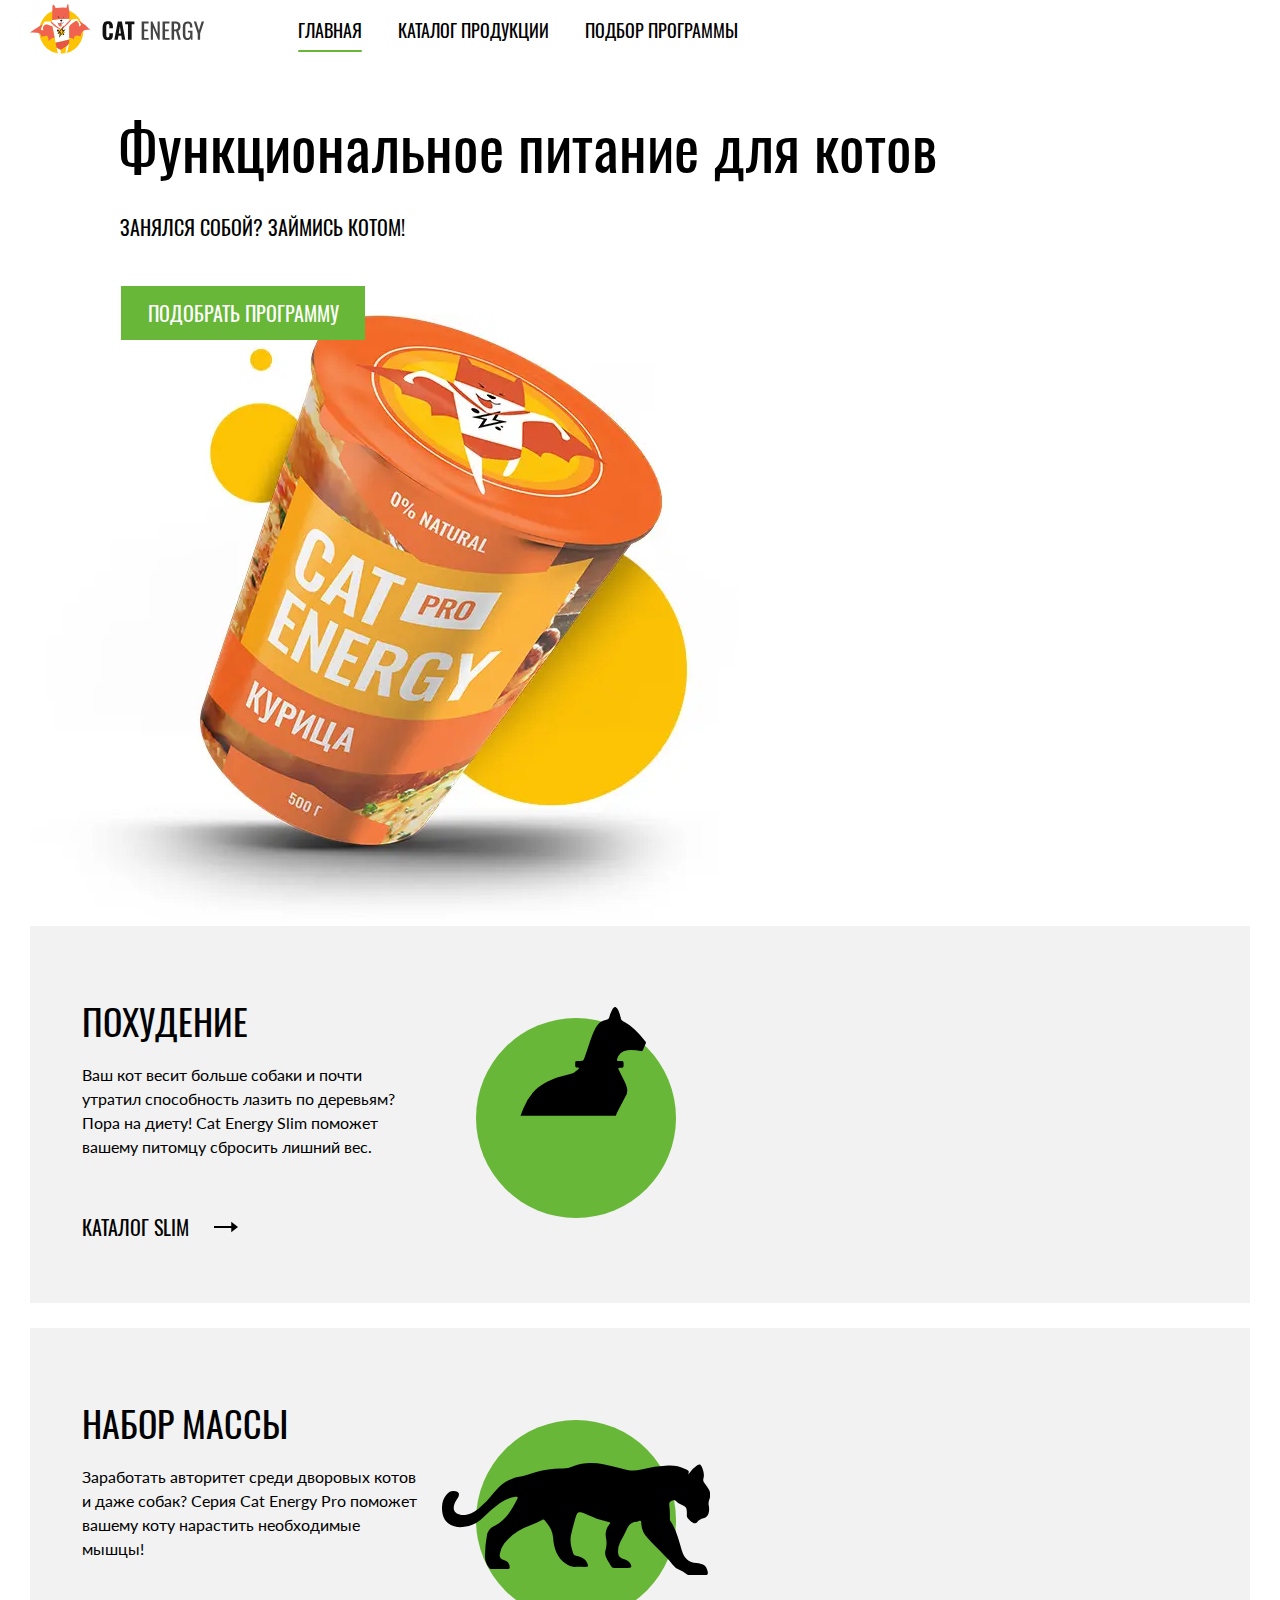
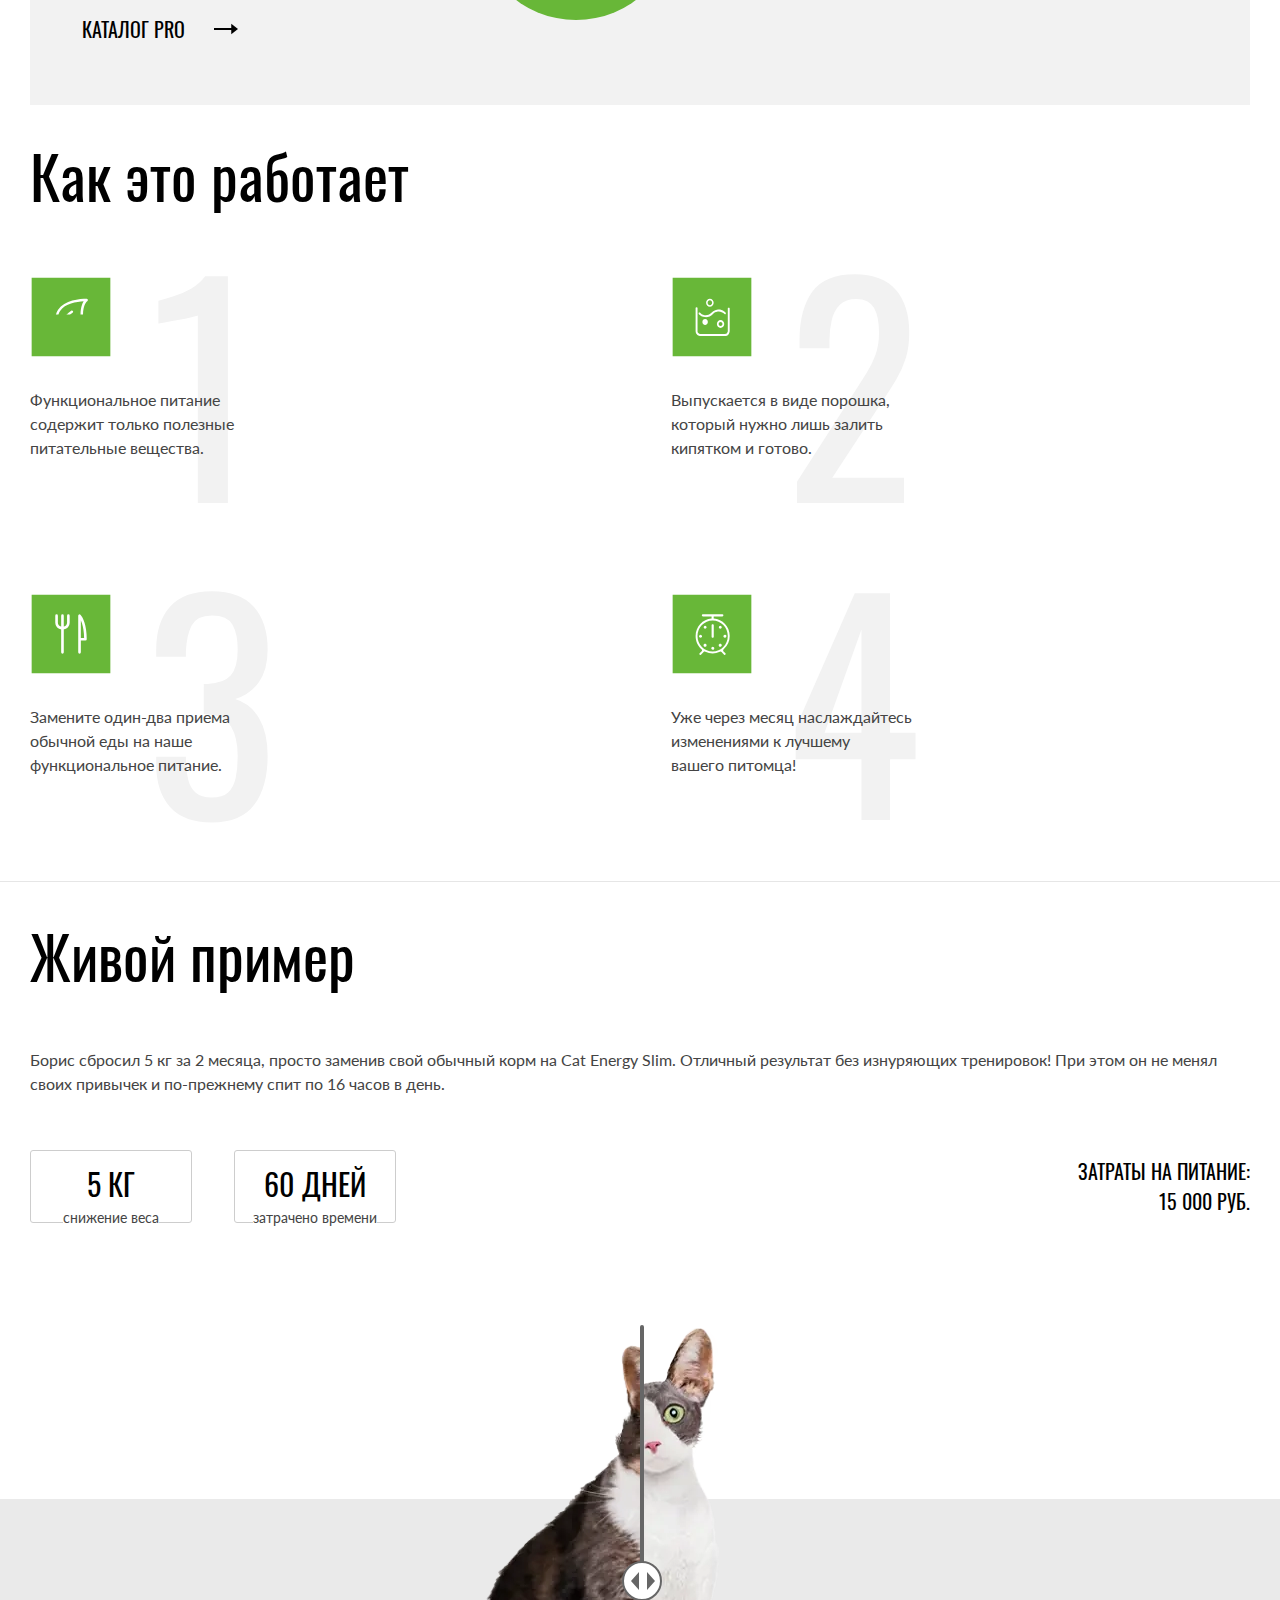
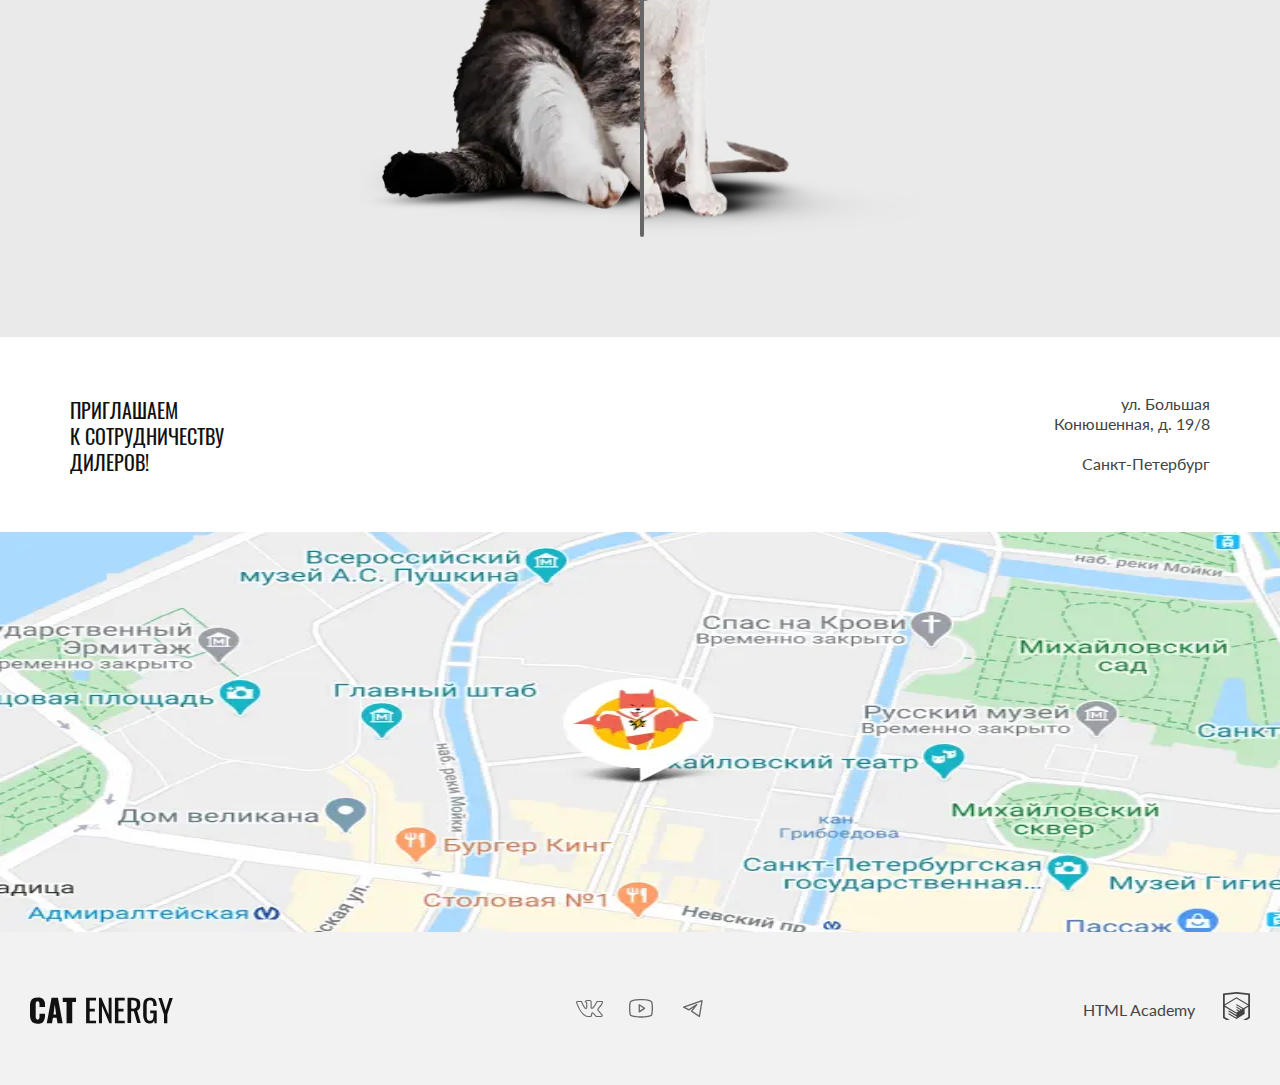
<file: index.html>
<!DOCTYPE html><html lang="ru"><head><meta charset="utf-8"><meta name="viewport" content="width=device-width,initial-scale=1"><title>HTML Academy: Кэт энерджи</title><link rel="preload" href="fonts/lato/Lato-Regular.woff2" as="font" crossorigin="anonymous"><link rel="preload" href="fonts/oswald/oswaldmedium.woff2" as="font" crossorigin="anonymous"><link rel="preload" href="fonts/oswald/oswaldregular.woff2" as="font" crossorigin="anonymous"><link rel="stylesheet" href="css/style.min.css"><link rel="apple-touch-icon" sizes="152x152" href="img/favicon/apple-touch-icon.png"><link rel="icon" type="image/png" sizes="32x32" href="img/favicon/favicon-32x32.png"><link rel="icon" type="image/png" sizes="16x16" href="img/favicon/favicon-16x16.png"><link rel="mask-icon" href="img/favicon/safari-pinned-tab.svg" color="#5bbad5"><link rel="manifest" href="site.webmanifest"><meta name="msapplication-TileColor" content="#da532c"><meta name="theme-color" content="#ffffff"></head><body><header class="main-header main-header--index no-js"><div class="main-header__wrapper"><a class="main-header__logo" href="#" aria-label="Переход на главную страницу."><picture><source media="(min-width: 1440px)" srcset="img/svg/logo-desktop.svg" width="202" height="59"><source media="(min-width: 768px)" srcset="img/svg/logo-tablet.svg" width="174" height="52"><img class="main-header__logo-image" src="img/svg/logo-mobile.svg" width="191" height="38" alt="Лготип магазина Кэт энерджи."></picture></a><button class="main-header__toggle" type="button"><span class="visually-hidden">Открыть/закрыть меню.</span> <span class="main-header__toggle-icon"></span></button><nav class="main-header__nav main-nav"><ul class="main-nav__list main-nav__list--index"><li class="main-nav__list-item"><a class="main-nav__list-link main-nav__list-link--current" href="#">Главная</a></li><li class="main-nav__list-item"><a class="main-nav__list-link" href="catalog.html">Каталог продукции</a></li><li class="main-nav__list-item"><a class="main-nav__list-link" href="form.html">Подбор программы</a></li></ul></nav></div></header><main class="main-container"><h1 class="visually-hidden">Интернет-магазин функционального питания для котов Кэт энерджи.</h1><section class="intro"><div class="intro__wrapper"><h2 class="intro__title">Функциональное питание для котов</h2><p class="intro__slogan">Занялся собой? Займись котом!</p><div class="intro__image"><picture><source type="image/webp" media="(min-width: 1440px)" srcset="img/content/intro-desktop.webp, img/content/intro-desktop@2x.webp 2x" width="552" height="499"><source type="image/webp" media="(min-width: 768px)" srcset="img/content/intro-tablet.webp, img/content/intro-tablet@2x.webp 2x" width="709" height="609"><source type="image/webp" srcset="img/content/intro-mobile.webp, img/content/intro-mobile@2x.webp 2x" width="280" height="270"><source media="(min-width: 1440px)" srcset="img/content/intro-desktop.png, img/content/intro-desktop@2x.png 2x" width="552" height="499"><source media="(min-width: 768px)" srcset="img/content/intro-tablet.png, img/content/intro-tablet@2x.png 2x" width="709" height="609"><img src="img/content/intro-mobile.png" srcset="img/content/intro-mobile@2x.png 2x" width="280" height="270" alt="Оранжевая банка с кормом со вкусом курицы 500 г."></picture></div><a class="intro__link" href="form.html">Подобрать программу</a></div></section><section class="programs"><div class="programs__wrapper"><h2 class="visually-hidden">Программы питания в зависимости от цели.</h2><ul class="programs__list"><li class="programs__list-item"><span class="programs__list-icon programs__list-icon--slim"><svg aria-hidden="true" focusable="false" width="36" height="50"><use xlink:href="img/sprite.svg#cat-slim-mobile"></use></svg></span><h3 class="programs__list-title">Похудение</h3><p class="programs__list-description">Ваш кот весит больше собаки и почти утратил способность лазить по деревьям? Пора на диету! Cat Energy Slim поможет вашему питомцу сбросить лишний вес.</p><a class="programs__list-link" href="#">Каталог slim</a></li><li class="programs__list-item"><span class="programs__list-icon programs__list-icon--pro"><svg aria-hidden="true" focusable="false" width="67" height="28"><use xlink:href="img/sprite.svg#cat-pro-mobile"></use></svg></span><h3 class="programs__list-title">Набор массы</h3><p class="programs__list-description">Заработать авторитет среди дворовых котов и даже собак? Серия Cat Energy Pro поможет вашему коту нарастить необходимые мышцы!</p><a class="programs__list-link" href="#">Каталог pro</a></li></ul></div></section><section class="advantages"><div class="advantages__wrapper"><h2 class="advantages__title">Как это работает</h2><ul class="advantages__list"><li class="advantages__list-item advantages__list-item--leaf"><svg class="advantages__list-image" aria-hidden="true" focusable="false" width="61" height="60"><use xlink:href="img/sprite.svg#leaf-icon"></use></svg><p class="advantages__list-description">Функциональное питание содержит только полезные питательные вещества.</p></li><li class="advantages__list-item advantages__list-item--hot"><svg class="advantages__list-image" aria-hidden="true" focusable="false" width="61" height="60"><use xlink:href="img/sprite.svg#hot-icon"></use></svg><p class="advantages__list-description">Выпускается в виде порошка, который нужно лишь залить кипятком и готово.</p></li><li class="advantages__list-item advantages__list-item--eat"><svg class="advantages__list-image" aria-hidden="true" focusable="false" width="61" height="60"><use xlink:href="img/sprite.svg#eat-icon"></use></svg><p class="advantages__list-description">Замените один-два приема обычной еды на наше функциональное питание.</p></li><li class="advantages__list-item advantages__list-item--changes"><svg class="advantages__list-image" aria-hidden="true" focusable="false" width="61" height="60"><use xlink:href="img/sprite.svg#changes-icon"></use></svg><p class="advantages__list-description">Уже через месяц наслаждайтесь изменениями к лучшему вашего&nbsp;питомца!</p></li></ul></div></section><section class="example"><div class="example__wrapper"><div class="example__content"><h2 class="example__title">Живой пример</h2><p class="example__description">Борис сбросил 5 кг за 2 месяца, просто заменив свой обычный корм на Cat Energy Slim. Отличный результат без&nbsp;изнуряющих тренировок! При этом он не менял своих привычек и по-прежнему спит по 16 часов в день.</p><div class="example__info-wrapper"><dl class="example__list"><div class="example__list-item"><dt class="example__item-term">5 кг</dt><dd class="example__item-definition">снижение веса</dd></div><div class="example__list-item"><dt class="example__item-term">60 дней</dt><dd class="example__item-definition">затрачено времени</dd></div></dl><div class="example__cost"><span class="example__cost-text">Затраты на питание:</span> <span class="example__cost-sum">15 000 руб.</span></div></div></div><div class="example__slider"><div class="example__slider-wrapper example__slider-wrapper--before"><picture><source type="image/webp" media="(min-width: 768px)" srcset="img/content/cat-before-tablet.webp, img/content/cat-before-tablet@2x.webp 2x"><source type="image/webp" srcset="img/content/cat-before-mobile.webp, img/content/cat-before-mobile@2x.webp 2x"><source media="(min-width: 768px)" srcset="img/content/cat-before-tablet.png, img/content/cat-before-tablet@2x.png 2x" width="560" height="512"><img class="example__slider-image" src="img/content/cat-before-mobile.png" srcset="img/content/cat-before-mobile@2x.png 2x" width="280" height="256" alt="Фото толстого кота до приема функционального питания Кэт энерджи."></picture></div><div class="example__slider-wrapper example__slider-wrapper--after"><picture><source type="image/webp" media="(min-width: 768px)" srcset="img/content/cat-after-tablet.webp, img/content/cat-after-tablet@2x.webp 2x"><source type="image/webp" srcset="img/content/cat-after-mobile.webp, img/content/cat-after-mobile@2x.webp 2x"><source media="(min-width: 768px)" srcset="img/content/cat-after-tablet.png, img/content/cat-after-tablet@2x.png 2x" width="560" height="512"><img class="example__slider-image" src="img/content/cat-after-mobile.png" srcset="img/content/cat-after-mobile@2x.png 2x" width="280" height="256" alt="Фото худого кота после приема функционального питания Кэт энерджи."></picture></div><div class="example__range"><button class="example__range-toggle"><svg class="example__range-image" aria-hidden="true" focusable="false" width="24" height="18"><use xlink:href="img/sprite.svg#slider-arrow"></use></svg> <span class="visually-hidden">Смотреть фото до/после.</span></button></div></div></div></section><section class="location"><div class="location__wrapper"><h2 class="visually-hidden">Местоположение магазина Кэт энерджи.</h2><div class="location__wrapper-text"><p class="location__text">Приглашаем к&nbsp;сотрудничеству дилеров!</p><div class="location__address-wrapper"><p class="location__address">ул. Большая Конюшенная, д. 19/8</p><p class="location__address-city">Санкт-Петербург</p></div></div><div class="location__map"><picture><source type="image/webp" media="(min-width: 1440px)" srcset="img/content/map-desktop.webp, img/content/map-desktop@2x.webp 2x"><source type="image/webp" media="(min-width: 768px)" srcset="img/content/map-tablet.webp, img/content/map-tablet@2x.webp 2x"><source type="image/webp" srcset="img/content/map-mobile.webp, img/content/map-mobile@2x.webp 2x"><source media="(min-width: 1440px)" srcset="img/content/map-desktop.jpg, img/content/map-desktop@2x.jpg 2x" width="1440" height="400"><source media="(min-width: 768px)" srcset="img/content/map-tablet.jpg, img/content/map-tablet@2x.jpg 2x" width="768" height="400"><img class="location__map-image" src="img/content/map-mobile.jpg" srcset="img/content/map-mobile@2x.jpg 2x" width="320" height="362" alt="Кэт энерджи на интерактивной карте."></picture><iframe class="location__iframe" src="https://www.google.com/maps/embed?pb=!1m18!1m12!1m3!1d1998.6036257197582!2d30.320472476360134!3d59.938719162094564!2m3!1f0!2f0!3f0!3m2!1i1024!2i768!4f13.1!3m3!1m2!1s0x4696310fca145cc1%3A0x42b32648d8238007!2z0JHQvtC70YzRiNCw0Y8g0JrQvtC90Y7RiNC10L3QvdCw0Y8g0YPQuy4sIDE5LzgsINCh0LDQvdC60YIt0J_QtdGC0LXRgNCx0YPRgNCzLCAxOTExODY!5e0!3m2!1sru!2sru!4v1688731247848!5m2!1sru!2sru" width="320" height="362" style="border:0;" allowfullscreen="" loading="lazy" referrerpolicy="no-referrer-when-downgrade" title="Кэт энерджи на интерактивной карте."></iframe></div></div></section></main><footer class="main-footer"><div class="main-footer__wrapper"><a class="main-footer__logo" href="#" aria-label="Переход на главную страницу."><picture><source media="(min-width: 768px)" srcset="img/svg/footer-logo-tablet.svg" width="143" height="27"><img class="main-footer__logo-image" src="img/svg/footer-logo-mobile.svg" width="128" height="25" alt="Логотип магазина Кэт энерджи."></picture></a><ul class="main-footer__list"><li class="main-footer__list-item"><a class="main-footer__list-link" href="#" target="_blank" rel="noopener noreferrer"><span class="visually-hidden">Кэт энерджи в Вконтакте.</span> <svg aria-hidden="true" focusable="false" width="28" height="22"><use xlink:href="img/sprite.svg#vkontakte"></use></svg></a></li><li class="main-footer__list-item"><a class="main-footer__list-link" href="#" target="_blank" rel="noopener noreferrer"><span class="visually-hidden">Кэт энерджи в Ютубе.</span> <svg aria-hidden="true" focusable="false" width="28" height="22"><use xlink:href="img/sprite.svg#youtube"></use></svg></a></li><li class="main-footer__list-item"><a class="main-footer__list-link" href="#" target="_blank" rel="noopener noreferrer"><span class="visually-hidden">Кэт энерджи в Телеграме.</span> <svg aria-hidden="true" focusable="false" width="28" height="22"><use xlink:href="img/sprite.svg#telegram"></use></svg></a></li></ul><a class="main-footer__copyright" href="https://htmlacademy.ru/intensive/adaptive" target="_blank" rel="noopener noreferrer"><span class="main-footer__copyright-academy">HTML Academy</span> <svg aria-hidden="true" focusable="false" width="27" height="34"><use xlink:href="img/sprite.svg#logo-academy"></use></svg></a></div></footer><script src="js/index.js"></script></body></html>
</file>
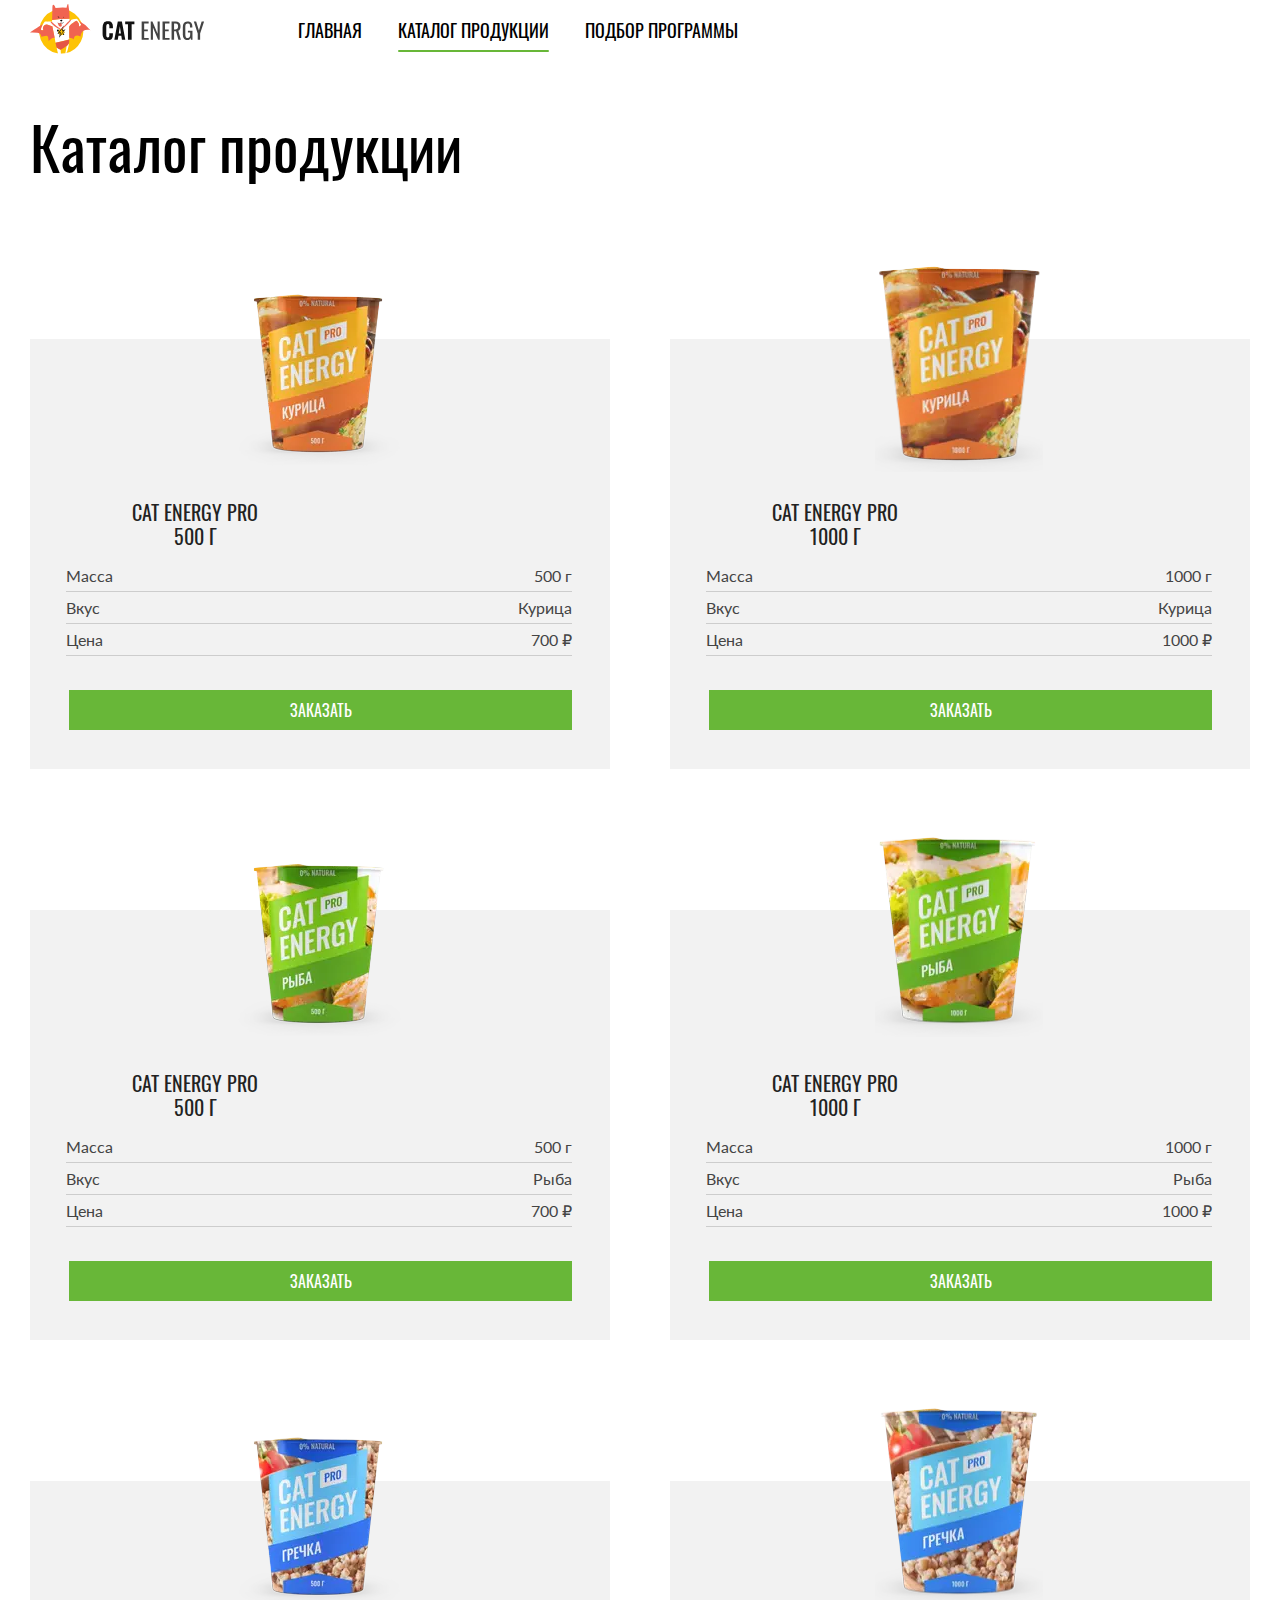
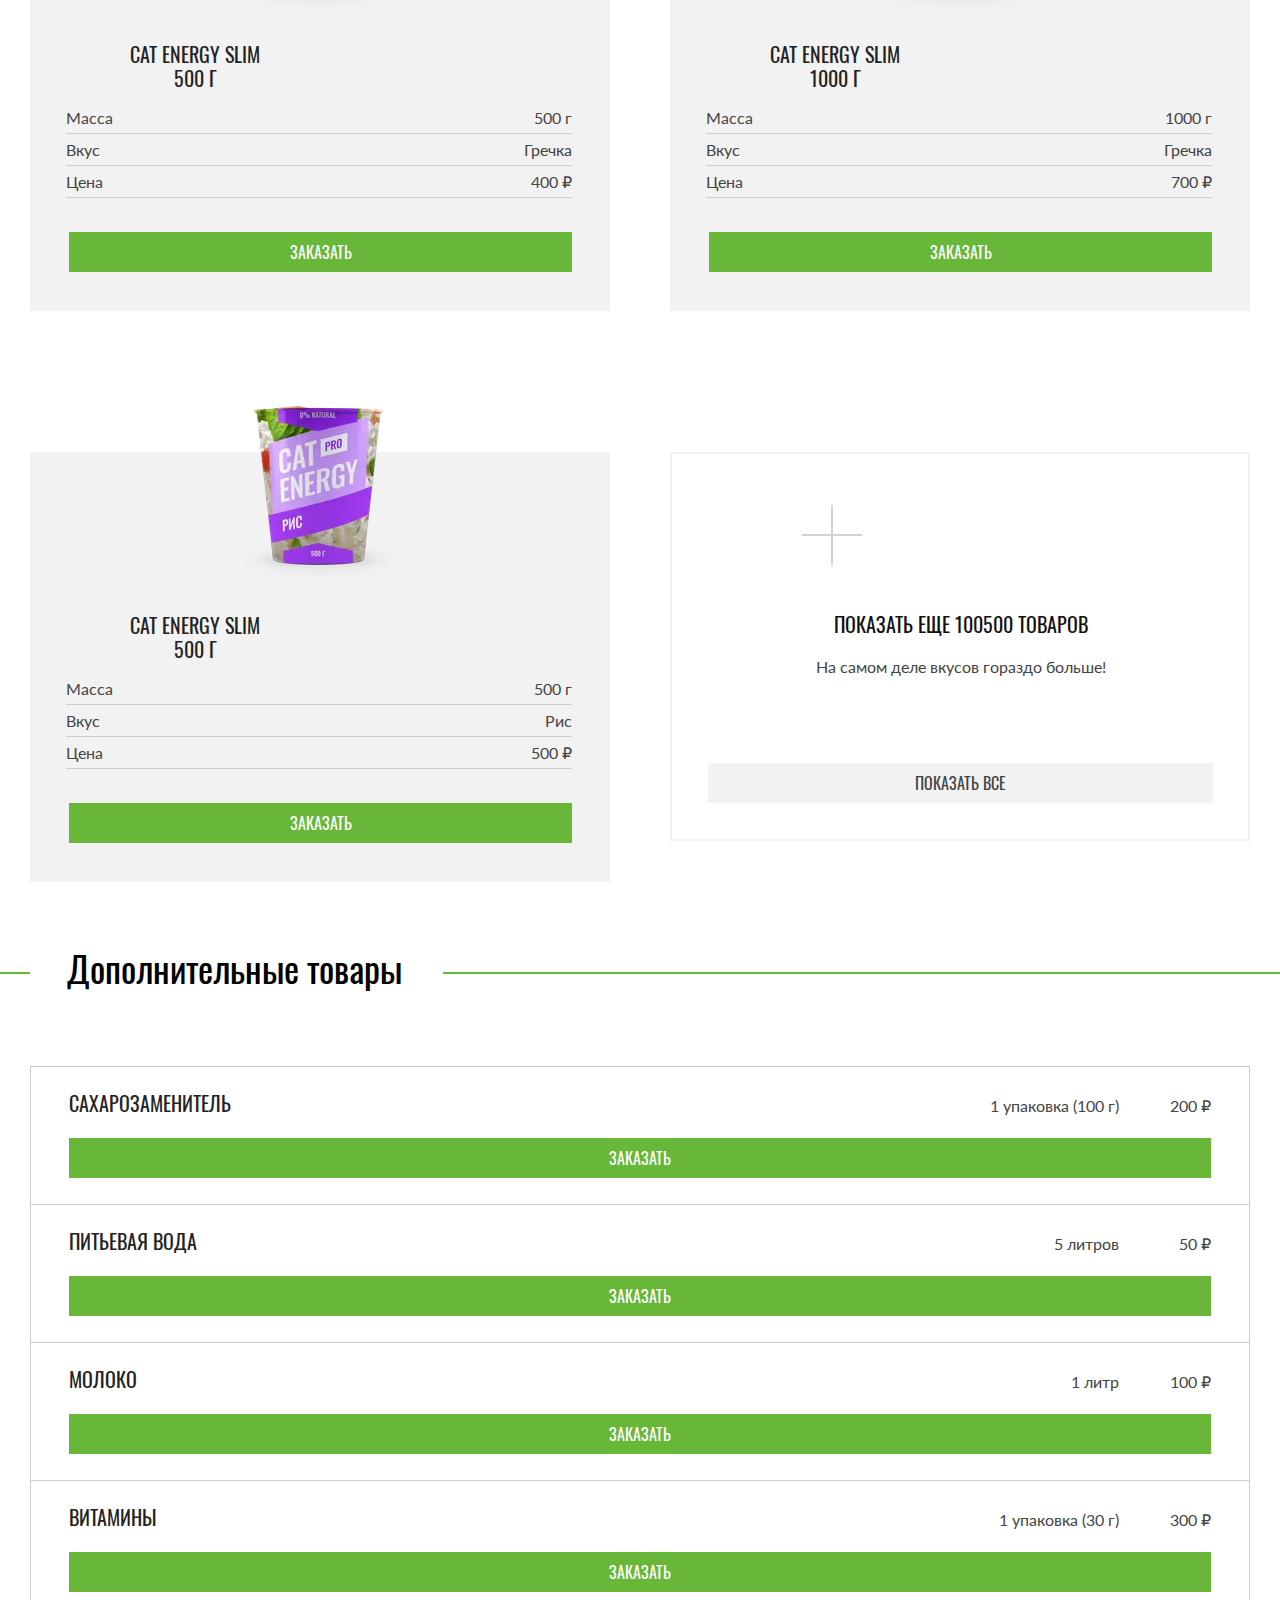
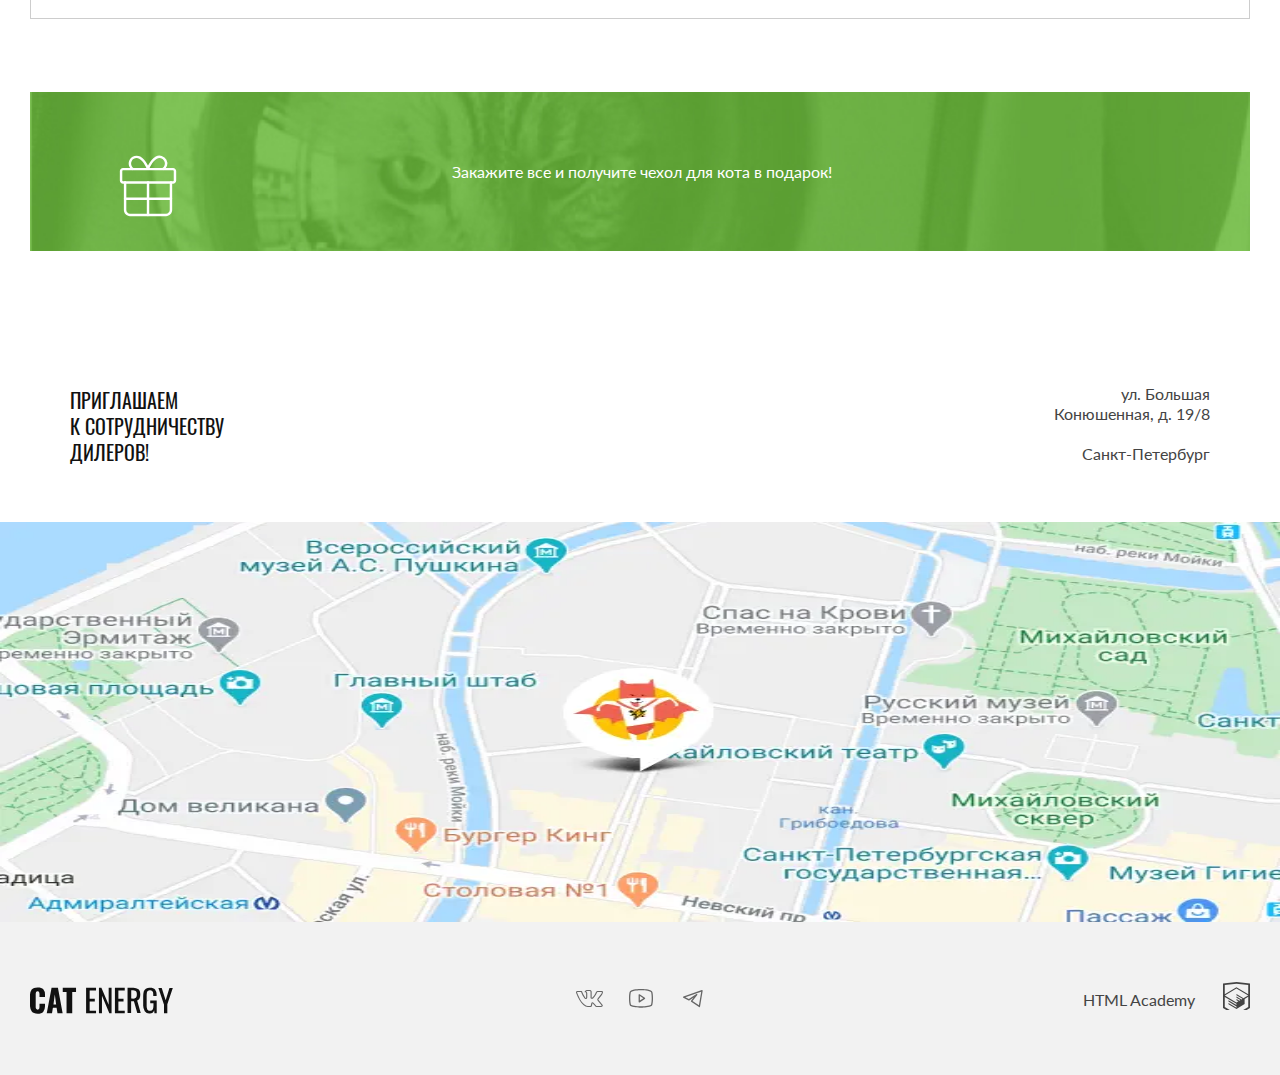
<file: catalog.html>
<!DOCTYPE html><html lang="ru"><head><meta charset="utf-8"><meta name="viewport" content="width=device-width,initial-scale=1"><title>HTML Academy: Кэт энерджи</title><link rel="preload" href="fonts/lato/Lato-Regular.woff2" as="font" crossorigin="anonymous"><link rel="preload" href="fonts/oswald/oswaldmedium.woff2" as="font" crossorigin="anonymous"><link rel="preload" href="fonts/oswald/oswaldregular.woff2" as="font" crossorigin="anonymous"><link rel="stylesheet" href="css/style.min.css"><link rel="apple-touch-icon" sizes="152x152" href="img/favicon/apple-touch-icon.png"><link rel="icon" type="image/png" sizes="32x32" href="img/favicon/favicon-32x32.png"><link rel="icon" type="image/png" sizes="16x16" href="img/favicon/favicon-16x16.png"><link rel="mask-icon" href="img/favicon/safari-pinned-tab.svg" color="#5bbad5"><link rel="manifest" href="site.webmanifest"><meta name="msapplication-TileColor" content="#da532c"><meta name="theme-color" content="#ffffff"></head><body><header class="main-header"><div class="main-header__wrapper"><a class="main-header__logo" href="index.html" aria-label="Переход на главную страницу."><picture><source media="(min-width: 1440px)" srcset="img/svg/logo-desktop.svg" width="202" height="59"><source media="(min-width: 768px)" srcset="img/svg/logo-tablet.svg" width="174" height="52"><img class="main-header__logo-image" src="img/svg/logo-mobile.svg" width="191" height="38" alt="Лготип магазина Кэт энерджи."></picture></a><button class="main-header__toggle" type="button"><span class="visually-hidden">Открыть/закрыть меню.</span> <span class="main-header__toggle-icon"></span></button><nav class="main-header__nav main-nav"><ul class="main-nav__list"><li class="main-nav__list-item"><a class="main-nav__list-link" href="index.html">Главная</a></li><li class="main-nav__list-item"><a class="main-nav__list-link main-nav__list-link--current" href="#">Каталог продукции</a></li><li class="main-nav__list-item"><a class="main-nav__list-link" href="form.html">Подбор программы</a></li></ul></nav></div></header><main class="main-container"><section class="catalog"><div class="catalog__wrapper"><h1 class="catalog__title">Каталог продукции</h1><ul class="catalog__list"><li class="catalog__card"><div class="catalog__card-wrapper"><a class="catalog__card-image" href="#" aria-label="Переход на страницу с описанием товара."><picture><source type="image/webp" media="(min-width: 1440px)" srcset="img/content/chicken-500-desktop.webp, img/content/chicken-500-desktop@2x.webp 2x" width="172" height="196"><source type="image/webp" media="(min-width: 768px)" srcset="img/content/chicken-500-tablet.webp, img/content/chicken-500-tablet@2x.webp 2x" width="168" height="200"><source type="image/webp" srcset="img/content/chicken-500-mobile.webp, img/content/chicken-500-mobile@2x.webp 2x" width="140" height="112"><source media="(min-width: 1400px)" srcset="img/content/chicken-500-desktop.png, img/content/chicken-500-desktop@2x.png 2x" width="172" height="196"><source media="(min-width: 768px)" srcset="img/content/chicken-500-tablet.png, img/content/chicken-500-tablet@2x.png 2x" width="168" height="200"><img class="catalog__image" src="img/content/chicken-500-mobile.png" srcset="img/content/chicken-500-mobile@2x.png 2x" width="140" height="112" alt="Оранжевая банка с кормом со вкусом курицы 500 г."></picture></a><div class="catalog__card-text"><a class="catalog__card-link" href="#" aria-label="Переход на страницу с описанием товара.">Cat Energy PRO 500 г</a><dl class="catalog__card-list"><div class="catalog__list-wrapper"><dt class="catalog__card-term">Масса</dt><dd class="catalog__card-definition">500 г</dd></div><div class="catalog__list-wrapper"><dt class="catalog__card-term">Вкус</dt><dd class="catalog__card-definition">Курица</dd></div><div class="catalog__list-wrapper"><dt class="catalog__card-term">Цена</dt><dd class="catalog__card-definition">700 ₽</dd></div></dl></div></div><a class="catalog__link-order" href="#">Заказать</a></li><li class="catalog__card"><div class="catalog__card-wrapper"><a class="catalog__card-image" href="#" aria-label="Переход на страницу с описанием товара."><picture><source type="image/webp" media="(min-width: 1440px)" srcset="img/content/chicken-1000-desktop.webp, img/content/chicken-1000-desktop@2x.webp 2x" width="172" height="196"><source type="image/webp" media="(min-width: 768px)" srcset="img/content/chicken-1000-tablet.webp, img/content/chicken-1000-tablet@2x.webp 2x" width="168" height="200"><source type="image/webp" srcset="img/content/chicken-1000-mobile.webp, img/content/chicken-1000-mobile@2x.webp 2x" width="168" height="200"><source media="(min-width: 1400px)" srcset="img/content/chicken-1000-desktop.png, img/content/chicken-1000-desktop@2x.png 2x" width="172" height="196"><source media="(min-width: 768px)" srcset="img/content/chicken-1000-tablet.png, img/content/chicken-1000-tablet@2x.png 2x" width="168" height="200"><img class="catalog__image" src="img/content/chicken-1000-mobile.png" srcset="img/content/chicken-1000-mobile@2x.png 2x" width="140" height="112" alt="Оранжевая банка с кормом со вкусом курицы 1000 г."></picture></a><div class="catalog__card-text"><a class="catalog__card-link" href="#" aria-label="Переход на страницу с описанием товара.">Cat Energy PRO 1000 г</a><dl class="catalog__card-list"><div class="catalog__list-wrapper"><dt class="catalog__card-term">Масса</dt><dd class="catalog__card-definition">1000 г</dd></div><div class="catalog__list-wrapper"><dt class="catalog__card-term">Вкус</dt><dd class="catalog__card-definition">Курица</dd></div><div class="catalog__list-wrapper"><dt class="catalog__card-term">Цена</dt><dd class="catalog__card-definition">1000 ₽</dd></div></dl></div></div><a class="catalog__link-order" href="#">Заказать</a></li><li class="catalog__card"><div class="catalog__card-wrapper"><a class="catalog__card-image" href="#" aria-label="Переход на страницу с описанием товара."><picture><source type="image/webp" media="(min-width: 1440px)" srcset="img/content/fish-500-desktop.webp, img/content/fish-500-desktop@2x.webp 2x" width="172" height="196"><source type="image/webp" media="(min-width: 768px)" srcset="img/content/fish-500-tablet.webp, img/content/fish-500-tablet@2x.webp 2x" width="168" height="200"><source type="image/webp" srcset="img/content/fish-500-mobile.webp, img/content/fish-500-mobile@2x.webp 2x" width="140" height="112"><source media="(min-width: 1400px)" srcset="img/content/fish-500-desktop.png, img/content/fish-500-desktop@2x.png 2x" width="172" height="196"><source media="(min-width: 768px)" srcset="img/content/fish-500-tablet.png, img/content/fish-500-tablet@2x.png 2x" width="168" height="200"><img class="catalog__image" src="img/content/fish-500-mobile.png" srcset="img/content/fish-500-mobile@2x.png 2x" width="140" height="112" alt="Зеленая банка с кормом со вкусом рыбы 500 г."></picture></a><div class="catalog__card-text"><a class="catalog__card-link" href="#" aria-label="Переход на страницу с описанием товара.">Cat Energy PRO 500 г</a><dl class="catalog__card-list"><div class="catalog__list-wrapper"><dt class="catalog__card-term">Масса</dt><dd class="catalog__card-definition">500 г</dd></div><div class="catalog__list-wrapper"><dt class="catalog__card-term">Вкус</dt><dd class="catalog__card-definition">Рыба</dd></div><div class="catalog__list-wrapper"><dt class="catalog__card-term">Цена</dt><dd class="catalog__card-definition">700 ₽</dd></div></dl></div></div><a class="catalog__link-order" href="#">Заказать</a></li><li class="catalog__card"><div class="catalog__card-wrapper"><a class="catalog__card-image" href="#" aria-label="Переход на страницу с описанием товара."><picture><source type="image/webp" media="(min-width: 1440px)" srcset="img/content/fish-1000-desktop.webp, img/content/fish-1000-desktop@2x.webp 2x" width="172" height="196"><source type="image/webp" media="(min-width: 768px)" srcset="img/content/fish-1000-tablet.webp, img/content/fish-1000-tablet@2x.webp 2x" width="168" height="200"><source type="image/webp" srcset="img/content/fish-1000-mobile.webp, img/content/fish-1000-mobile@2x.webp 2x" width="140" height="112"><source media="(min-width: 1400px)" srcset="img/content/fish-1000-desktop.png, img/content/fish-1000-desktop@2x.png 2x" width="172" height="196"><source media="(min-width: 768px)" srcset="img/content/fish-1000-tablet.png, img/content/fish-1000-tablet@2x.png 2x" width="168" height="200"><img class="catalog__image" src="img/content/fish-1000-mobile.png" srcset="img/content/fish-1000-mobile@2x.png 2x" width="140" height="112" alt="Зеленая банка с кормом со вкусом рыбы 1000 г."></picture></a><div class="catalog__card-text"><a class="catalog__card-link" href="#" aria-label="Переход на страницу с описанием товара.">Cat Energy PRO 1000 г</a><dl class="catalog__card-list"><div class="catalog__list-wrapper"><dt class="catalog__card-term">Масса</dt><dd class="catalog__card-definition">1000 г</dd></div><div class="catalog__list-wrapper"><dt class="catalog__card-term">Вкус</dt><dd class="catalog__card-definition">Рыба</dd></div><div class="catalog__list-wrapper"><dt class="catalog__card-term">Цена</dt><dd class="catalog__card-definition">1000 ₽</dd></div></dl></div></div><a class="catalog__link-order" href="#">Заказать</a></li><li class="catalog__card"><div class="catalog__card-wrapper"><a class="catalog__card-image" href="#" aria-label="Переход на страницу с описанием товара."><picture><source type="image/webp" media="(min-width: 1440px)" srcset="img/content/buckwheat-500-desktop.webp, img/content/buckwheat-500-desktop@2x.webp 2x" width="172" height="196"><source type="image/webp" media="(min-width: 768px)" srcset="img/content/buckwheat-500-tablet.webp, img/content/buckwheat-500-tablet@2x.webp 2x" width="168" height="200"><source type="image/webp" srcset="img/content/buckwheat-500-mobile.webp, img/content/buckwheat-500-mobile@2x.webp 2x" width="140" height="112"><source media="(min-width: 1400px)" srcset="img/content/buckwheat-500-desktop.png, img/content/buckwheat-500-desktop@2x.png 2x" width="172" height="196"><source media="(min-width: 768px)" srcset="img/content/buckwheat-500-tablet.png, img/content/buckwheat-500-tablet@2x.png 2x" width="168" height="200"><img class="catalog__image" src="img/content/buckwheat-500-mobile.png" srcset="img/content/buckwheat-500-mobile@2x.png 2x" width="140" height="112" alt="Голубая банка с кормом со вкусом гречки 500 г."></picture></a><div class="catalog__card-text"><a class="catalog__card-link" href="#" aria-label="Переход на страницу с описанием товара.">Cat Energy slim 500 г</a><dl class="catalog__card-list"><div class="catalog__list-wrapper"><dt class="catalog__card-term">Масса</dt><dd class="catalog__card-definition">500 г</dd></div><div class="catalog__list-wrapper"><dt class="catalog__card-term">Вкус</dt><dd class="catalog__card-definition">Гречка</dd></div><div class="catalog__list-wrapper"><dt class="catalog__card-term">Цена</dt><dd class="catalog__card-definition">400 ₽</dd></div></dl></div></div><a class="catalog__link-order" href="#">Заказать</a></li><li class="catalog__card"><div class="catalog__card-wrapper"><a class="catalog__card-image" href="#" aria-label="Переход на страницу с описанием товара."><picture><source type="image/webp" media="(min-width: 1440px)" srcset="img/content/buckwheat-1000-desktop.webp, img/content/buckwheat-1000-desktop@2x.webp 2x" width="172" height="196"><source type="image/webp" media="(min-width: 768px)" srcset="img/content/buckwheat-1000-tablet.webp, img/content/buckwheat-1000-tablet@2x.webp 2x" width="168" height="200"><source type="image/webp" srcset="img/content/buckwheat-1000-mobile.webp, img/content/buckwheat-1000-mobile@2x.webp 2x" width="140" height="112"><source media="(min-width: 1400px)" srcset="img/content/buckwheat-1000-desktop.png, img/content/buckwheat-1000-desktop@2x.png 2x" width="172" height="196"><source media="(min-width: 768px)" srcset="img/content/buckwheat-1000-tablet.png, img/content/buckwheat-1000-tablet@2x.png 2x" width="168" height="200"><img class="catalog__image" src="img/content/buckwheat-1000-mobile.png" srcset="img/content/buckwheat-1000-mobile@2x.png 2x" width="140" height="112" alt="Голубая банка с кормом со вкусом гречки 1000 г."></picture></a><div class="catalog__card-text"><a class="catalog__card-link" href="#" aria-label="Переход на страницу с описанием товара.">Cat Energy slim 1000 г</a><dl class="catalog__card-list"><div class="catalog__list-wrapper"><dt class="catalog__card-term">Масса</dt><dd class="catalog__card-definition">1000 г</dd></div><div class="catalog__list-wrapper"><dt class="catalog__card-term">Вкус</dt><dd class="catalog__card-definition">Гречка</dd></div><div class="catalog__list-wrapper"><dt class="catalog__card-term">Цена</dt><dd class="catalog__card-definition">700 ₽</dd></div></dl></div></div><a class="catalog__link-order" href="#">Заказать</a></li><li class="catalog__card"><div class="catalog__card-wrapper"><a class="catalog__card-image" href="#" aria-label="Переход на страницу с описанием товара."><picture><source type="image/webp" media="(min-width: 1440px)" srcset="img/content/rice-500-desktop.webp, img/content/rice-500-desktop@2x.webp 2x" width="172" height="196"><source type="image/webp" media="(min-width: 768px)" srcset="img/content/rice-500-tablet.webp, img/content/rice-500-tablet@2x.webp 2x" width="168" height="200"><source type="image/webp" srcset="img/content/rice-500-mobile.webp, img/content/rice-500-mobile@2x.webp 2x" width="140" height="112"><source media="(min-width: 1400px)" srcset="img/content/rice-500-desktop.png, img/content/rice-500-desktop@2x.png 2x" width="172" height="196"><source media="(min-width: 768px)" srcset="img/content/rice-500-tablet.png, img/content/rice-500-tablet@2x.png 2x" width="168" height="200"><img class="catalog__image" src="img/content/rice-500-mobile.png" srcset="img/content/rice-500-mobile@2x.png 2x" width="140" height="112" alt="Фиолетовая банка с кормом со вкусом риса 500 г."></picture></a><div class="catalog__card-text"><a class="catalog__card-link" href="#" aria-label="Переход на страницу с описанием товара.">Cat Energy slim 500 г</a><dl class="catalog__card-list"><div class="catalog__list-wrapper"><dt class="catalog__card-term">Масса</dt><dd class="catalog__card-definition">500 г</dd></div><div class="catalog__list-wrapper"><dt class="catalog__card-term">Вкус</dt><dd class="catalog__card-definition">Рис</dd></div><div class="catalog__list-wrapper"><dt class="catalog__card-term">Цена</dt><dd class="catalog__card-definition">500 ₽</dd></div></dl></div></div><a class="catalog__link-order" href="#">Заказать</a></li><li class="catalog__card show-more"><h2 class="show-more__title">Показать еще 100500 товаров</h2><p class="show-more__text">На самом деле вкусов гораздо больше!</p><a class="show-more__button" href="#">Показать все</a></li></ul></div></section><section class="additional"><div class="additional__wrapper"><h2 class="additional__title">Дополнительные товары</h2><div class="additional__content"><ul class="additional__list"><li class="additional__list-item"><h3 class="additional__list-title">Сахарозаменитель</h3><div class="additional__list-wrapper"><span class="additional__list-quantity">1 упаковка (100 г)</span> <span class="additional__list-price">200 ₽</span></div><a class="additional__link-order" href="#">Заказать</a></li><li class="additional__list-item"><h3 class="additional__list-title">Питьевая вода</h3><div class="additional__list-wrapper"><span class="additional__list-quantity">5 литров</span> <span class="additional__list-price">50 ₽</span></div><a class="additional__link-order" href="#">Заказать</a></li><li class="additional__list-item"><h3 class="additional__list-title">Молоко</h3><div class="additional__list-wrapper"><span class="additional__list-quantity">1 литр</span> <span class="additional__list-price">100 ₽</span></div><a class="additional__link-order" href="#">Заказать</a></li><li class="additional__list-item"><h3 class="additional__list-title">Витамины</h3><div class="additional__list-wrapper"><span class="additional__list-quantity">1 упаковка (30 г)</span> <span class="additional__list-price">300 ₽</span></div><a class="additional__link-order" href="#">Заказать</a></li></ul><div class="additional__promotion"><p class="additional__promotion-description">Закажите все и&nbsp;получите чехол для кота в подарок!</p></div></div></div></section><section class="location"><div class="location__wrapper"><h2 class="visually-hidden">Местоположение магазина Кэт энерджи.</h2><div class="location__wrapper-text"><p class="location__text">Приглашаем к&nbsp;сотрудничеству дилеров!</p><div class="location__address-wrapper"><p class="location__address">ул. Большая Конюшенная, д. 19/8</p><p class="location__address-city">Санкт-Петербург</p></div></div><div class="location__map"><picture><source type="image/webp" media="(min-width: 1440px)" srcset="img/content/map-desktop.webp, img/content/map-desktop@2x.webp 2x"><source type="image/webp" media="(min-width: 768px)" srcset="img/content/map-tablet.webp, img/content/map-tablet@2x.webp 2x"><source type="image/webp" srcset="img/content/map-mobile.webp, img/content/map-mobile@2x.webp 2x"><source media="(min-width: 1440px)" srcset="img/content/map-desktop.jpg, img/content/map-desktop@2x.jpg 2x" width="1440" height="400"><source media="(min-width: 768px)" srcset="img/content/map-tablet.jpg, img/content/map-tablet@2x.jpg 2x" width="768" height="400"><img class="location__map-image" src="img/content/map-mobile.jpg" srcset="img/content/map-mobile@2x.jpg 2x" width="320" height="362" alt="Кэт энерджи на интерактивной карте."></picture><iframe class="location__iframe" src="https://www.google.com/maps/embed?pb=!1m18!1m12!1m3!1d1998.6036257197582!2d30.320472476360134!3d59.938719162094564!2m3!1f0!2f0!3f0!3m2!1i1024!2i768!4f13.1!3m3!1m2!1s0x4696310fca145cc1%3A0x42b32648d8238007!2z0JHQvtC70YzRiNCw0Y8g0JrQvtC90Y7RiNC10L3QvdCw0Y8g0YPQuy4sIDE5LzgsINCh0LDQvdC60YIt0J_QtdGC0LXRgNCx0YPRgNCzLCAxOTExODY!5e0!3m2!1sru!2sru!4v1688731247848!5m2!1sru!2sru" width="320" height="362" style="border:0;" allowfullscreen="" loading="lazy" referrerpolicy="no-referrer-when-downgrade" title="Кэт энерджи на интерактивной карте."></iframe></div></div></section></main><footer class="main-footer"><div class="main-footer__wrapper"><a class="main-footer__logo" href="index.html" aria-label="Переход на главную страницу."><picture><source media="(min-width: 768px)" srcset="img/svg/footer-logo-tablet.svg" width="143" height="27"><img class="main-footer__logo-image" src="img/svg/footer-logo-mobile.svg" width="128" height="25" alt="Логотип магазина Кэт энерджи."></picture></a><ul class="main-footer__list"><li class="main-footer__list-item"><a class="main-footer__list-link" href="#" target="_blank" rel="noopener noreferrer"><span class="visually-hidden">Кэт энерджи в Вконтакте.</span> <svg aria-hidden="true" focusable="false" width="28" height="22"><use xlink:href="img/sprite.svg#vkontakte"></use></svg></a></li><li class="main-footer__list-item"><a class="main-footer__list-link" href="#" target="_blank" rel="noopener noreferrer"><span class="visually-hidden">Кэт энерджи в Ютубе.</span> <svg aria-hidden="true" focusable="false" width="28" height="22"><use xlink:href="img/sprite.svg#youtube"></use></svg></a></li><li class="main-footer__list-item"><a class="main-footer__list-link" href="#" target="_blank" rel="noopener noreferrer"><span class="visually-hidden">Кэт энерджи в Телеграме.</span> <svg aria-hidden="true" focusable="false" width="28" height="22"><use xlink:href="img/sprite.svg#telegram"></use></svg></a></li></ul><a class="main-footer__copyright" href="https://htmlacademy.ru/intensive/adaptive" target="_blank" rel="noopener noreferrer"><span class="main-footer__copyright-academy">HTML Academy</span> <svg aria-hidden="true" focusable="false" width="27" height="34"><use xlink:href="img/sprite.svg#logo-academy"></use></svg></a></div></footer><script src="js/index.js"></script></body></html>
</file>
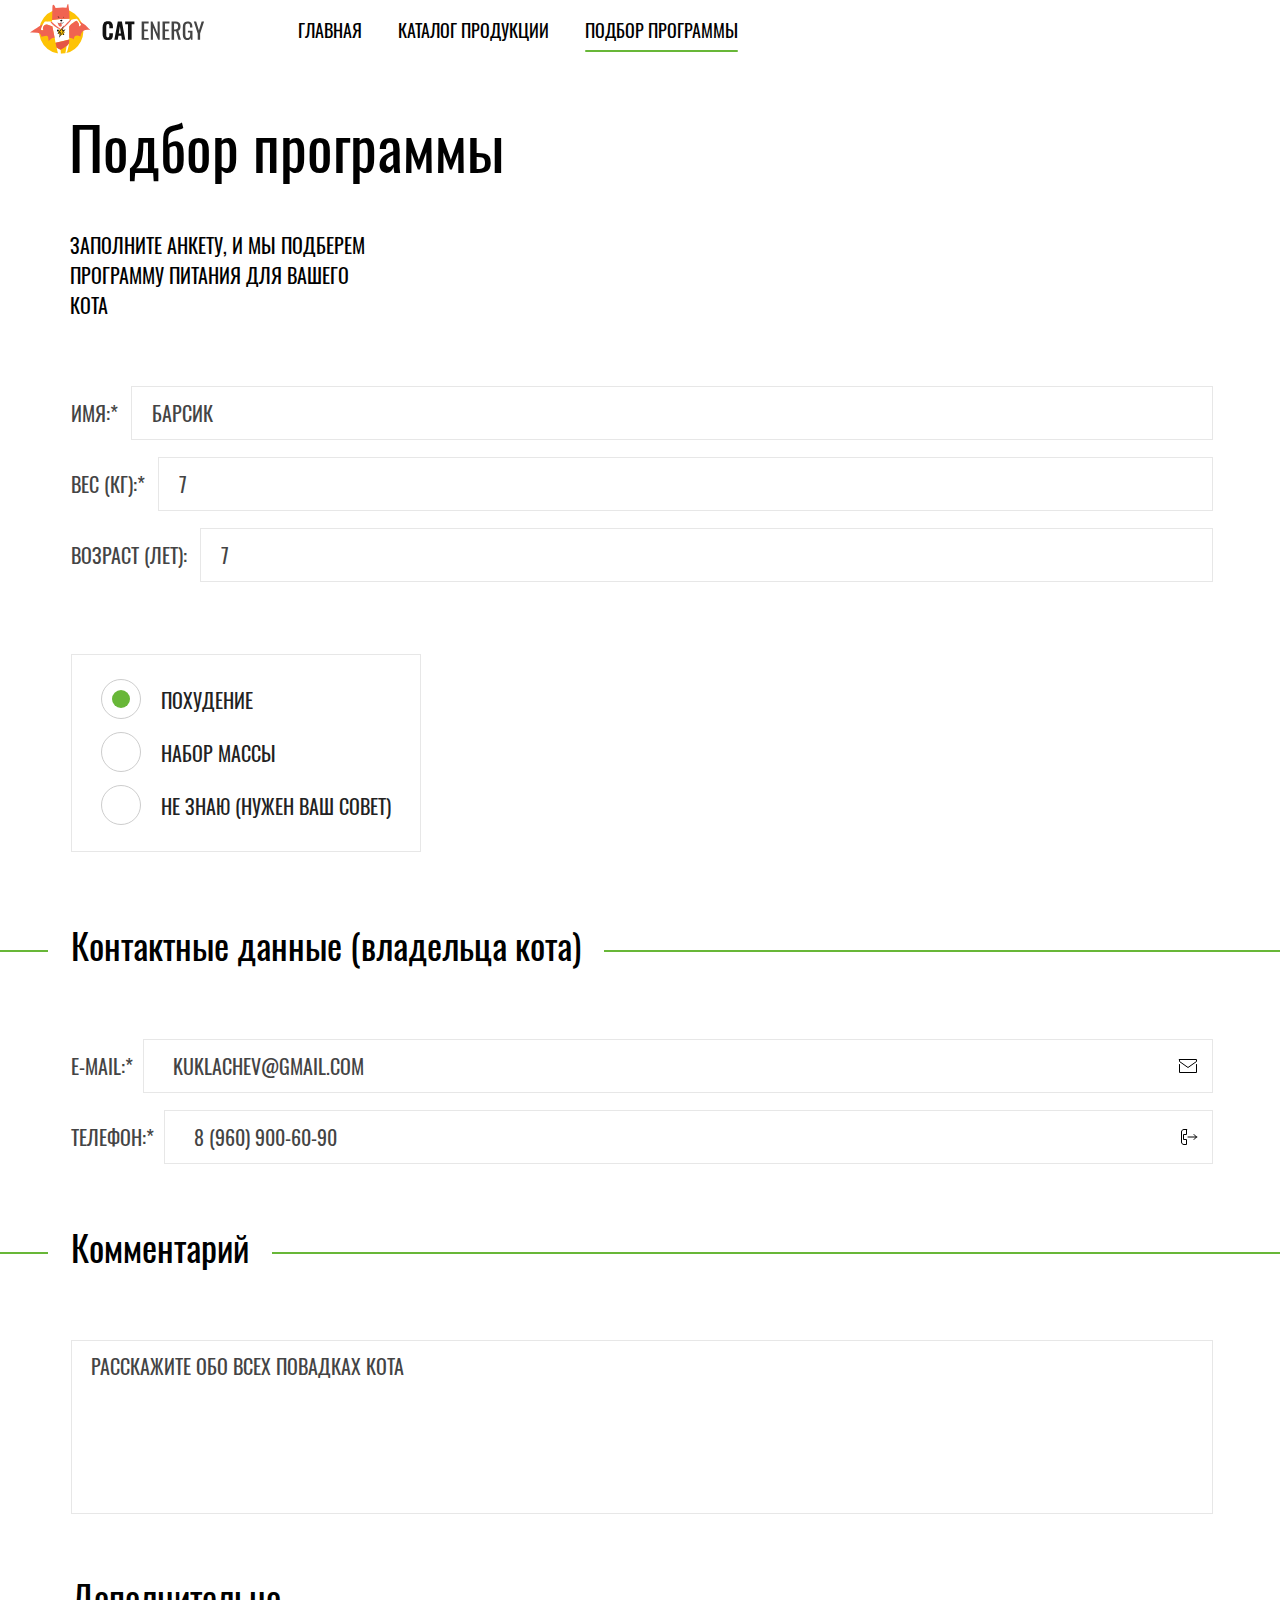
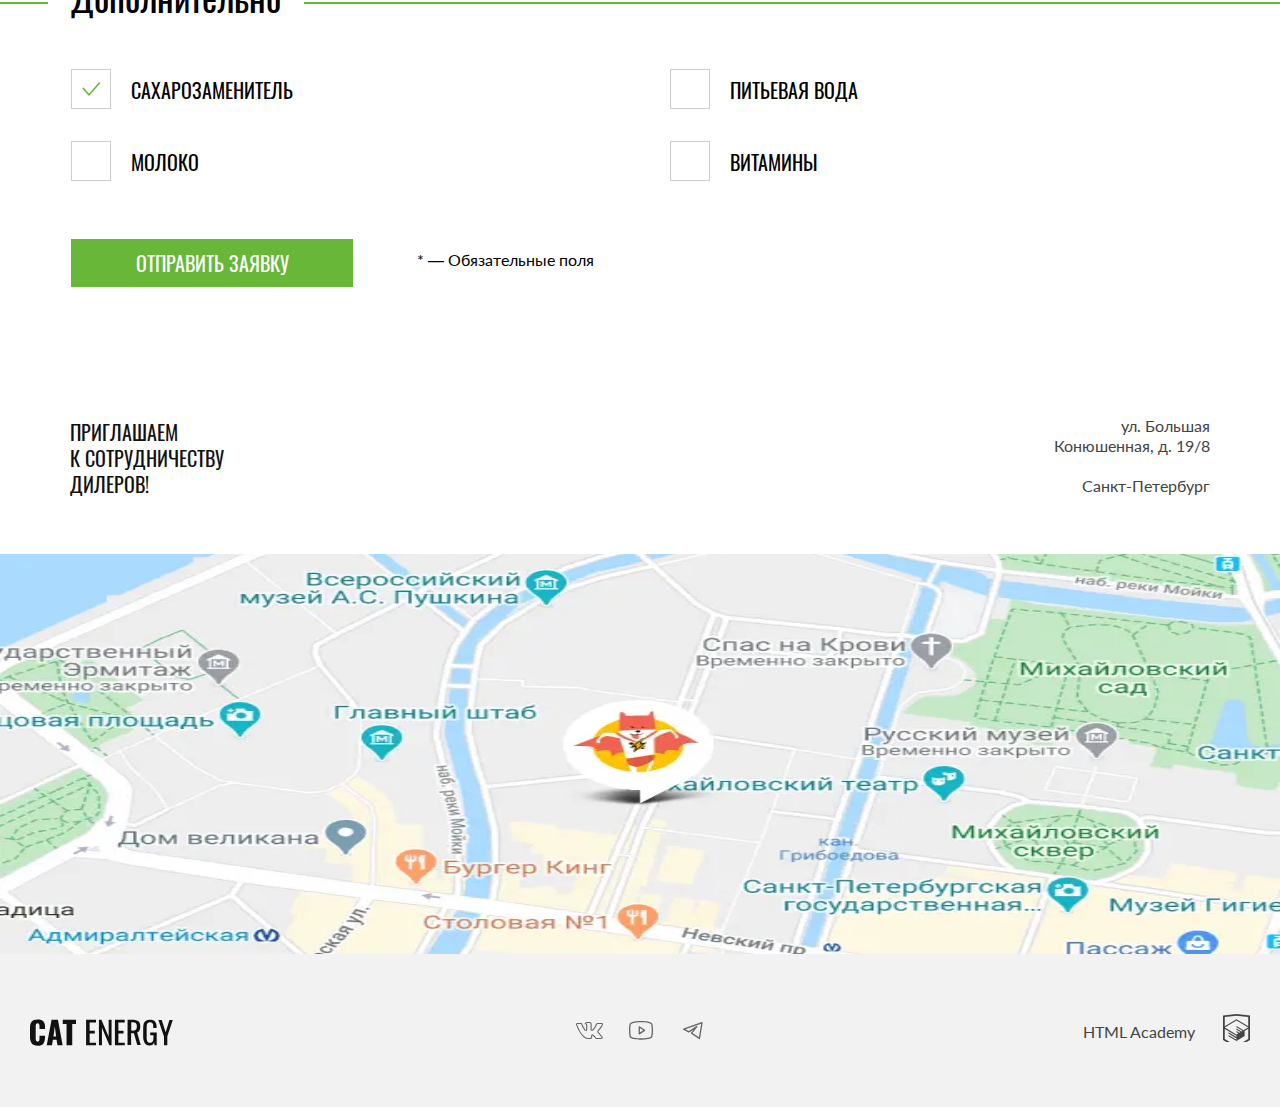
<file: form.html>
<!DOCTYPE html><html lang="ru"><head><meta charset="utf-8"><meta name="viewport" content="width=device-width,initial-scale=1"><title>HTML Academy: Кэт энерджи</title><link rel="preload" href="fonts/lato/Lato-Regular.woff2" as="font" crossorigin="anonymous"><link rel="preload" href="fonts/oswald/oswaldmedium.woff2" as="font" crossorigin="anonymous"><link rel="preload" href="fonts/oswald/oswaldregular.woff2" as="font" crossorigin="anonymous"><link rel="stylesheet" href="css/style.min.css"><link rel="apple-touch-icon" sizes="152x152" href="img/favicon/apple-touch-icon.png"><link rel="icon" type="image/png" sizes="32x32" href="img/favicon/favicon-32x32.png"><link rel="icon" type="image/png" sizes="16x16" href="img/favicon/favicon-16x16.png"><link rel="mask-icon" href="img/favicon/safari-pinned-tab.svg" color="#5bbad5"><link rel="manifest" href="site.webmanifest"><meta name="msapplication-TileColor" content="#da532c"><meta name="theme-color" content="#ffffff"></head><body><header class="main-header"><div class="main-header__wrapper"><a class="main-header__logo" href="index.html" aria-label="Переход на главную страницу."><picture><source media="(min-width: 1440px)" srcset="img/svg/logo-desktop.svg" width="202" height="59"><source media="(min-width: 768px)" srcset="img/svg/logo-tablet.svg" width="174" height="52"><img class="main-header__logo-image" src="img/svg/logo-mobile.svg" width="191" height="38" alt="Лготип магазина Кэт энерджи."></picture></a><button class="main-header__toggle" type="button"><span class="visually-hidden">Открыть/закрыть меню.</span> <span class="main-header__toggle-icon"></span></button><nav class="main-header__nav main-nav"><ul class="main-nav__list"><li class="main-nav__list-item"><a class="main-nav__list-link" href="index.html">Главная</a></li><li class="main-nav__list-item"><a class="main-nav__list-link" href="catalog.html">Каталог продукции</a></li><li class="main-nav__list-item"><a class="main-nav__list-link main-nav__list-link--current" href="#">Подбор программы</a></li></ul></nav></div></header><main class="main-container"><section class="questionnaire"><div class="questionnaire__wrapper"><h1 class="questionnaire__title">Подбор программы</h1><p class="questionnaire__description">Заполните анкету, и мы подберем программу питания для вашего кота</p><form class="questionnaire__form" action="https://echo.htmlacademy.ru/" method="post"><fieldset class="questionnaire__form-group questionnaire__form-group--information"><legend class="visually-hidden">Данные вашего кота.</legend><ul class="questionnaire__form-list"><li class="questionnaire__form-item"><label class="questionnaire__form-label"><span class="questionnaire__label-name">Имя:*</span> <input class="questionnaire__form-input" type="text" name="cat-name" placeholder="Барсик" required></label></li><li class="questionnaire__form-item"><label class="questionnaire__form-label"><span class="questionnaire__label-name">Вес (кг):*</span> <input class="questionnaire__form-input" type="text" name="cat-weight" placeholder="7" required></label></li><li class="questionnaire__form-item"><label class="questionnaire__form-label"><span class="questionnaire__label-name">Возраст (лет):</span> <input class="questionnaire__form-input" type="text" name="cat-age" placeholder="7"></label></li></ul></fieldset><fieldset class="questionnaire__form-group radio"><legend class="visually-hidden">Выбор программы питания в зависимости от цели.</legend><ul class="radio__list"><li class="radio__item"><label class="radio__control"><input class="visually-hidden radio__control-input" type="radio" name="nutrition-program" value="weight-loss" checked="checked"> <span class="radio__control-mark"></span> <span class="radio__control-label">Похудение</span></label></li><li class="radio__item"><label class="radio__control"><input class="visually-hidden radio__control-input" type="radio" name="nutrition-program" value="weight-gain"> <span class="radio__control-mark"></span> <span class="radio__control-label">Набор массы</span></label></li><li class="radio__item"><label class="radio__control"><input class="visually-hidden radio__control-input" type="radio" name="nutrition-program" value="need-advice"> <span class="radio__control-mark"></span> <span class="radio__control-label">Не знаю (Нужен ваш совет)</span></label></li></ul></fieldset><fieldset class="questionnaire__form-group questionnaire__form-group--contacts"><legend class="questionnaire__form-title">Контактные данные (владельца кота)</legend><ul class="questionnaire__form-list"><li class="questionnaire__form-item"><label class="questionnaire__form-label"><span class="questionnaire__label-name">E-mail:*</span> <input class="questionnaire__form-input questionnaire__form-input--email questionnaire__form-input--padding" type="email" name="email" placeholder="kuklachev@gmail.com" required> <svg class="questionnaire__image" aria-hidden="true" focusable="false" width="20" height="20"><use xlink:href="img/sprite.svg#email-icon"></use></svg></label></li><li class="questionnaire__form-item"><label class="questionnaire__form-label"><span class="questionnaire__label-name">Телефон:*</span> <input class="questionnaire__form-input questionnaire__form-input--phone questionnaire__form-input--padding" type="tel" name="tel" placeholder="8 (960) 900-60-90" required> <svg class="questionnaire__image" aria-hidden="true" focusable="false" width="20" height="20"><use xlink:href="img/sprite.svg#phone-icon"></use></svg></label></li></ul></fieldset><fieldset class="questionnaire__form-group textarea"><legend class="questionnaire__form-title textarea__title">Комментарий</legend><label class="textarea__comment"><span class="visually-hidden">Расскажите обо всех повадках кота.</span> <textarea class="textarea__comment-text" name="text" placeholder="Расскажите обо всех повадках кота"></textarea></label></fieldset><fieldset class="questionnaire__form-group checkbox"><legend class="questionnaire__form-title checkbox__title">Дополнительно</legend><ul class="checkbox__list"><li class="checkbox__item"><label class="checkbox__control"><input class="visually-hidden checkbox__control-input" type="checkbox" name="additional-options" value="sweetener" checked="checked"> <span class="checkbox__control-mark"></span> <span class="checkbox__control-label">Сахарозаменитель</span></label></li><li class="checkbox__item"><label class="checkbox__control"><input class="visually-hidden checkbox__control-input" type="checkbox" name="additional-options" value="drinking-water"> <span class="checkbox__control-mark"></span> <span class="checkbox__control-label">Питьевая вода</span></label></li><li class="checkbox__item"><label class="checkbox__control"><input class="visually-hidden checkbox__control-input" type="checkbox" name="additional-options" value="milk"> <span class="checkbox__control-mark"></span> <span class="checkbox__control-label">Молоко</span></label></li><li class="checkbox__item"><label class="checkbox__control"><input class="visually-hidden checkbox__control-input" type="checkbox" name="additional-options" value="vitamins"> <span class="checkbox__control-mark"></span> <span class="checkbox__control-label">Витамины</span></label></li></ul></fieldset><div class="questionnaire__button-wrapper"><button class="questionnaire__button" type="submit">Отправить заявку</button> <span class="questionnaire__legend">* — Обязательные поля</span></div></form></div></section><section class="location"><div class="location__wrapper"><h2 class="visually-hidden">Местоположение магазина Кэт энерджи.</h2><div class="location__wrapper-text"><p class="location__text">Приглашаем к&nbsp;сотрудничеству дилеров!</p><div class="location__address-wrapper"><p class="location__address">ул. Большая Конюшенная, д. 19/8</p><p class="location__address-city">Санкт-Петербург</p></div></div><div class="location__map"><picture><source type="image/webp" media="(min-width: 1440px)" srcset="img/content/map-desktop.webp, img/content/map-desktop@2x.webp 2x"><source type="image/webp" media="(min-width: 768px)" srcset="img/content/map-tablet.webp, img/content/map-tablet@2x.webp 2x"><source type="image/webp" srcset="img/content/map-mobile.webp, img/content/map-mobile@2x.webp 2x"><source media="(min-width: 1440px)" srcset="img/content/map-desktop.jpg, img/content/map-desktop@2x.jpg 2x" width="1440" height="400"><source media="(min-width: 768px)" srcset="img/content/map-tablet.jpg, img/content/map-tablet@2x.jpg 2x" width="768" height="400"><img class="location__map-image" src="img/content/map-mobile.jpg" srcset="img/content/map-mobile@2x.jpg 2x" width="320" height="362" alt="Кэт энерджи на интерактивной карте."></picture><iframe class="location__iframe" src="https://www.google.com/maps/embed?pb=!1m18!1m12!1m3!1d1998.6036257197582!2d30.320472476360134!3d59.938719162094564!2m3!1f0!2f0!3f0!3m2!1i1024!2i768!4f13.1!3m3!1m2!1s0x4696310fca145cc1%3A0x42b32648d8238007!2z0JHQvtC70YzRiNCw0Y8g0JrQvtC90Y7RiNC10L3QvdCw0Y8g0YPQuy4sIDE5LzgsINCh0LDQvdC60YIt0J_QtdGC0LXRgNCx0YPRgNCzLCAxOTExODY!5e0!3m2!1sru!2sru!4v1688731247848!5m2!1sru!2sru" width="320" height="362" style="border:0;" allowfullscreen="" loading="lazy" referrerpolicy="no-referrer-when-downgrade" title="Кэт энерджи на интерактивной карте."></iframe></div></div></section></main><footer class="main-footer"><div class="main-footer__wrapper"><a class="main-footer__logo" href="index.html" aria-label="Переход на главную страницу."><picture><source media="(min-width: 768px)" srcset="img/svg/footer-logo-tablet.svg" width="143" height="27"><img class="main-footer__logo-image" src="img/svg/footer-logo-mobile.svg" width="128" height="25" alt="Логотип магазина Кэт энерджи."></picture></a><ul class="main-footer__list"><li class="main-footer__list-item"><a class="main-footer__list-link" href="#" target="_blank" rel="noopener noreferrer"><span class="visually-hidden">Кэт энерджи в Вконтакте.</span> <svg aria-hidden="true" focusable="false" width="28" height="22"><use xlink:href="img/sprite.svg#vkontakte"></use></svg></a></li><li class="main-footer__list-item"><a class="main-footer__list-link" href="#" target="_blank" rel="noopener noreferrer"><span class="visually-hidden">Кэт энерджи в Ютубе.</span> <svg aria-hidden="true" focusable="false" width="28" height="22"><use xlink:href="img/sprite.svg#youtube"></use></svg></a></li><li class="main-footer__list-item"><a class="main-footer__list-link" href="#" target="_blank" rel="noopener noreferrer"><span class="visually-hidden">Кэт энерджи в Телеграме.</span> <svg aria-hidden="true" focusable="false" width="28" height="22"><use xlink:href="img/sprite.svg#telegram"></use></svg></a></li></ul><a class="main-footer__copyright" href="https://htmlacademy.ru/intensive/adaptive" target="_blank" rel="noopener noreferrer"><span class="main-footer__copyright-academy">HTML Academy</span> <svg aria-hidden="true" focusable="false" width="27" height="34"><use xlink:href="img/sprite.svg#logo-academy"></use></svg></a></div></footer><script src="js/index.js"></script></body></html>
</file>
<file: css/style.min.css>
html{height:100%}body{display:flex;flex-direction:column;min-height:100%;margin:0;font-style:normal;font-weight:400;font-size:14px;font-family:"Oswald","Arial",sans-serif}*,::after,::before{box-sizing:border-box}img{max-width:100%;height:auto}@font-face{font-style:normal;font-weight:400;font-family:"Lato";font-display:swap;src:url(../fonts/lato/Lato-Regular.woff2)format("woff2"),url(../fonts/lato/Lato-Regular.woff)format("woff")}@font-face{font-style:normal;font-weight:400;font-family:"Oswald";font-display:swap;src:url(../fonts/oswald/oswaldregular.woff2)format("woff2"),url(../fonts/oswald/oswaldregular.woff)format("woff")}@font-face{font-style:normal;font-weight:500;font-family:"Oswald";font-display:swap;src:url(../fonts/oswald/oswaldmedium.woff2)format("woff2"),url(../fonts/oswald/oswaldmedium.woff)format("woff")}.visually-hidden{position:absolute;width:1px;height:1px;margin:-1px;padding:0;overflow:hidden;border:0;clip:rect(0 0 0 0)}.main-header{position:relative}@media (min-width:768px){.main-header{margin-bottom:46px}}@media (min-width:1440px){.main-header{margin-bottom:60px}.main-header--index{position:absolute;top:0;left:0;z-index:2;width:100%}}.main-header__wrapper{width:100%;min-width:320px;max-width:1440px;margin:0 auto;display:flex;align-items:center;padding:10px 20px 13px}@media (min-width:768px){.main-header__wrapper{padding:0 30px}}@media (min-width:1440px){.main-header__wrapper{padding:0 110px}}@media (min-width:768px){.main-header__wrapper{padding-top:2px;padding-bottom:12px}}@media (min-width:1440px){.main-header__wrapper{padding-top:53px;padding-bottom:10px}}.main-header__logo{flex-shrink:0}.main-header__logo:hover{opacity:.8}.main-header__logo:focus-visible{outline:1px solid #000}.main-header__logo:active{opacity:.6}@media (min-width:768px){.main-header__logo{margin-right:94px}}@media (min-width:1440px){.main-header__logo{margin-right:540px}}.main-header__toggle{position:relative;display:block;width:24px;height:16px;margin-left:auto;padding:0;background-color:transparent;border:0;cursor:pointer}.main-header__toggle::after,.main-header__toggle::before{content:"";position:absolute;left:0;width:100%;height:2px;background-color:#000;transition:all .3s ease 0s}.main-header__toggle::before{top:-1px}.main-header__toggle::after{bottom:-1px}.no-js .main-header__toggle{display:none}.main-header__toggle:hover{opacity:.6}.main-header__toggle:focus-visible{outline:1px solid #000;outline-offset:2px}.main-header__toggle:active{opacity:.3}@media (min-width:768px){.main-header__toggle{display:none}}.main-header__toggle-icon{position:absolute;top:7px;left:0;width:100%;height:2px;background-color:#000;transition:all .3s ease 0s}.is-open .main-header__toggle::before{top:7px;transform:rotate(45deg)}.is-open .main-header__toggle::after{bottom:7px;transform:rotate(-45deg)}.is-open .main-header__toggle-icon{height:0}.main-nav{position:absolute;top:65px;left:-20px;display:none;width:calc(100% + 40px);background-color:#fff}.is-open .main-nav,.no-js .main-nav{display:block}@media (min-width:768px){.main-nav{position:static;display:block}}@media (min-width:1440px){.main-nav{background-color:transparent}}.main-nav__list{margin:0;padding:0;list-style-type:none}@media (min-width:768px){.main-nav__list{display:grid;grid-template-columns:64px 154px 154px;gap:34px}}@media (min-width:1440px){.main-nav__list{grid-template-columns:71px 171px 171px}.main-nav__list--index .main-nav__list-link{color:#fff}.main-nav__list--index .main-nav__list-link--current::before{background-color:#fff}}.main-nav__list-item{padding:22px 50px 24px;border-top:1px solid #e6e6e6}.main-nav__list-item:last-child{border-bottom:1px solid #e6e6e6}@media (min-width:768px){.main-nav__list-item:last-child{border-bottom:none}.main-nav__list-item{display:flex;justify-content:center;padding:0;border-top:none}}.main-nav__list-link{position:relative;display:block;font-weight:500;font-size:20px;line-height:20px;text-align:center;color:#000;text-transform:uppercase;text-decoration:none}.main-nav__list-link:hover{opacity:.6}.main-nav__list-link:focus-visible{outline:1px solid #000}.main-nav__list-link:active{opacity:.3}@media (min-width:768px){.main-nav__list-link{font-weight:400;font-size:18px;line-height:24px}.main-nav__list-link--current::before{position:absolute;bottom:-10px;left:0;content:"";width:100%;height:2px;border-radius:2px;background-color:#68b738}}@media (min-width:1440px){.main-nav__list-link{font-size:20px;line-height:30px}.main-nav__list-link--current::before{bottom:-7px}}.main-container{flex-grow:1}.intro{text-align:center;background-image:url(../img/background/bacground-intro-mobile.jpg),linear-gradient(rgba(104,183,56,.85) 302px,#fff 178px);background-repeat:no-repeat;background-position:top center;background-size:auto 302px}@media (-webkit-min-device-pixel-ratio:2),(min-resolution:2dppx){.intro{background-image:url(../img/background/bacground-intro-mobile@2x.jpg)}}@media (min-width:768px){.intro{position:relative;min-height:810px;background-color:#fff;background-image:none}}@media (min-width:1440px){.intro{position:static;min-height:552px;padding-top:223px;padding-bottom:267px}.intro::before{content:"";position:absolute;top:0;right:0;width:50%;height:694px;background-image:url(../img/background/bacground-intro-desktop.jpg);background-repeat:no-repeat;background-position:left center;background-size:cover}}@media (min-width:1440px) and (-webkit-min-device-pixel-ratio:2),(min-width:1440px) and (min-resolution:2dppx){.intro::before{background-image:url(../img/bacground-intro-desktop@2x.jpg)}}.intro__wrapper{width:100%;min-width:320px;max-width:1440px;margin:0 auto;padding:26px 20px 20px}@media (min-width:768px){.intro__wrapper{padding:0 30px}}@media (min-width:1440px){.intro__wrapper{padding:0 110px}}@media (min-width:768px){.intro__wrapper{padding-top:0;padding-bottom:0}}@media (min-width:1440px){.intro__wrapper{position:relative}}.intro__title{margin:0 0 25px;padding:0 0 0 3px;font-weight:400;font-size:36px;line-height:36px;color:#fff}@media (min-width:768px){.intro__title{margin-bottom:41px;padding:0 204px 0 88px;font-size:60px;line-height:60px;text-align:start;color:#000}}@media (min-width:1440px){.intro__title{margin-bottom:40px;padding:0 665px 0 80px}}.intro__slogan{margin:0 0 30px;padding:0;line-height:14px;color:#fff;text-transform:uppercase}@media (min-width:768px){.intro__slogan{margin-bottom:49px;padding-left:90px;font-size:20px;line-height:20px;text-align:start;color:#000}}@media (min-width:1440px){.intro__slogan{margin-bottom:52px;padding-left:80px}}.intro__image{display:block}@media (min-width:768px){.intro__image{position:absolute;bottom:-2px}}@media (min-width:1440px){.intro__image{top:-84px;right:330px;width:552px;height:499px}}.intro__link{display:block;color:#fff;text-transform:uppercase;text-decoration:none;background-color:#68b738;border:0;cursor:pointer;padding:11px 44px;line-height:18px}.intro__link:hover{background-color:#5eaa2f}.intro__link:focus{outline:2px solid #000}.intro__link:active{color:rgba(255,255,255,.3)}@media (min-width:768px){.intro__link{position:relative;z-index:2;max-width:244px;margin-left:91px;padding:17px 26px;font-size:20px;line-height:20px}}@media (min-width:1440px){.intro__link{margin-left:80px}}@media (min-width:768px){.programs{margin-bottom:40px}}@media (min-width:1440px){.programs{margin-bottom:71px}}.programs__wrapper{width:100%;min-width:320px;max-width:1440px;margin:0 auto;padding:0 20px}@media (min-width:768px){.programs__wrapper{padding:0 30px}}@media (min-width:1440px){.programs__wrapper{padding:0 110px}}.programs__list{margin:0;padding:0;list-style-type:none;align-items:start}@media (min-width:1440px){.programs__list{display:flex;flex-wrap:wrap;gap:80px}}.programs__list-item{position:relative;padding:30px 33px 22px 21px;background-color:#f2f2f2}.programs__list-item:not(:last-child){margin-bottom:16px}@media (min-width:768px){.programs__list-item:not(:last-child){margin-bottom:25px}}@media (min-width:1440px){.programs__list-item:not(:last-child){margin-bottom:0}}.programs__list-item::before{content:"";position:absolute;top:24px;left:22px;width:50px;height:50px;background-color:#68b738;border-radius:50%}@media (min-width:768px){.programs__list-item::before{top:92px;left:446px;width:200px;height:200px}}@media (min-width:1440px){.programs__list-item::before{top:47px;left:52px;width:100px;height:100px}}@media (min-width:768px){.programs__list-item{padding:77px 316px 57px 52px}}@media (min-width:1440px){.programs__list-item{padding-right:61px;padding-bottom:55px}}.programs__list-icon{position:absolute;z-index:3;display:block}.programs__list-icon--slim{top:21px;left:29px}@media (min-width:768px){.programs__list-icon--slim{top:81px;left:476px}}@media (min-width:1440px){.programs__list-icon--slim{top:41px;left:67px}}.programs__list-icon--pro{top:35px;left:13px}@media (min-width:768px){.programs__list-icon--pro{top:135px;left:412px}}@media (min-width:1440px){.programs__list-icon--pro{top:67px;left:33px}}@media (min-width:768px){.programs__list-icon--slim svg{width:140px;height:194px}}@media (min-width:1440px){.programs__list-icon--slim svg{width:70px;height:97px}}@media (min-width:768px){.programs__list-icon--pro svg{width:268px;height:112px}}@media (min-width:1440px){.programs__list-icon--pro svg{width:134px;height:56px}}.programs__list-title{margin:0 0 29px;padding:0 0 0 71px;font-weight:400;font-size:24px;line-height:37px;text-transform:uppercase}@media (min-width:768px){.programs__list-title{margin-bottom:24px;padding:0;font-size:36px;line-height:36px}}@media (min-width:1440px){.programs__list-title{margin-bottom:73px;padding-left:162px}}.programs__list-description{position:relative;max-width:340px;margin:0 0 37px;padding:0;line-height:18px;font-family:"Lato","Arial",sans-serif;color:#444}.programs__list-description::after{content:"";position:absolute;top:113px;left:0;width:240px;height:1px;background-color:#d9d9d9}@media (min-width:768px){.programs__list-description::after{display:none}.programs__list-description{margin-bottom:49px;font-size:16px;line-height:24px;color:#000}}@media (min-width:1440px){.programs__list-description{max-width:457px;margin-bottom:24px}}.programs__list-link{position:relative;display:block;width:138px;padding:4px 0;font-size:16px;line-height:16px;color:#000;text-transform:uppercase;text-decoration:none}.programs__list-link::after{content:"";position:absolute;top:6px;right:15px;width:24px;height:12px;background-image:url(../img/svg/arrow.svg)}@media (min-width:768px){.programs__list-link::after{top:13px;right:9px}}.programs__list-link:hover::after{right:5px;width:32px;background-image:url(../img/svg/arrow-hover.svg)}.programs__list-link:focus{outline:1px solid #000}.programs__list-link:active{opacity:.3}@media (min-width:768px){.programs__list-link{width:165px;padding-right:57px;font-size:20px;line-height:30px}.advantages{margin-bottom:47px}}@media (min-width:1440px){.advantages{margin-bottom:70px}}.advantages__wrapper{width:100%;min-width:320px;max-width:1440px;margin:0 auto;padding:17px 20px 49px}@media (min-width:768px){.advantages__wrapper{padding:0 30px}}@media (min-width:1440px){.advantages__wrapper{padding:0 110px}}.advantages__title{margin:0 0 40px;padding:0 0 0 2px;font-weight:400;font-size:36px;line-height:40px}@media (min-width:768px){.advantages__title{margin-bottom:32px;padding:0;font-size:60px;line-height:60px}}.advantages__list{margin:0;padding:0;list-style-type:none}@media (min-width:768px){.advantages__list{display:grid;gap:37px 61px;grid-template-columns:1fr 1fr}}@media (min-width:1440px){.advantages__list{gap:77px;grid-template-columns:1fr 1fr 1fr 1fr}}.advantages__list-item{display:flex}.advantages__list-item:not(:last-child){margin-bottom:20px}@media (min-width:768px){.advantages__list-item:not(:last-child){margin-bottom:0}.advantages__list-item{position:relative;flex-direction:column;max-width:249px;padding:40px 0 57px;font-size:16px;line-height:24px;counter-increment:list-item}.advantages__list-item::before{content:counter(list-item);position:absolute;top:0;right:0;z-index:-1;font-size:280px;line-height:1;font-family:"Oswald","Arial",sans-serif;color:#f2f2f2}.advantages__list-item--leaf::before{right:23px}}.advantages__list-image{flex-shrink:0;margin-left:1px}@media (min-width:768px){.advantages__list-image{width:80px;height:80px}}.advantages__list-description{margin:1px 0 0 19px;padding:0;line-height:18px;font-family:"Lato","Arial",sans-serif;color:#444}@media (min-width:768px){.advantages__list-description{margin:31px 0 0;font-size:16px;line-height:24px}}.example{background-color:#eaeaea}@media (min-width:768px){.example{padding-top:43px;padding-bottom:100px;background:linear-gradient(#fff 617px,#eaeaea 617px);border-top:1px solid #e6e6e6}}@media (min-width:1440px){.example{padding-top:0;padding-bottom:0;background:linear-gradient(#fff 136px,#f2f2f2 136px);border-top:none}}.example__wrapper{width:100%;min-width:320px;max-width:1440px;margin:0 auto;padding:25px 20px 40px}@media (min-width:768px){.example__wrapper{padding:0 30px}}@media (min-width:1440px){.example__wrapper{display:grid;padding:0 110px 75px;gap:224px;grid-template-columns:1fr 1fr}}.example__title{margin:0 0 40px;padding:0;font-weight:400;font-size:36px;line-height:40px}@media (min-width:768px){.example__title{margin-bottom:63px;font-size:60px;line-height:60px}}@media (min-width:1440px){.example__title{margin-bottom:143px}}.example__description{margin:0 0 20px;padding:0;line-height:18px;font-family:"Lato","Arial",sans-serif;color:#444}@media (min-width:768px){.example__description{margin-bottom:54px;font-size:16px;line-height:24px}}@media (min-width:1440px){.example__description{margin-bottom:69px}}@media (min-width:768px){.example__info-wrapper{display:flex;margin-bottom:88px}}@media (min-width:1440px){.example__info-wrapper{flex-direction:column;max-width:366px;margin-bottom:0}}.example__list{display:grid;margin:0 0 7px;padding:0;text-align:center;gap:32px;grid-template-columns:1fr 1fr}@media (min-width:768px){.example__list{margin-bottom:0;gap:42px;grid-template-columns:repeat(2,162px)}}@media (min-width:1440px){.example__list{margin-bottom:47px}}.example__list-item{display:grid;align-content:start;width:100%}.example__item-term{padding:14px 10px 18px;font-size:24px;line-height:24px;text-transform:uppercase;border:1px solid #cdcdcd;border-radius:3px}@media (min-width:768px){.example__item-term{padding:14px 10px 20px;font-size:30px;line-height:37px}}.example__item-definition{position:relative;bottom:12px;left:50%;width:90px;margin:0;padding:0 15px;font-size:12px;line-height:12px;font-family:"Lato","Arial",sans-serif;color:#444;background-color:#eaeaea;transform:translateX(-50%)}@media (min-width:768px){.example__item-definition{width:max-content;max-width:144px;padding:0;font-size:14px;line-height:14px;background-color:#fff}}@media (min-width:1440px){.example__item-definition{bottom:10px;background-color:#f2f2f2}}.example__cost{margin-bottom:20px;text-align:center}@media (min-width:768px){.example__cost{display:flex;flex-direction:column;margin-top:11px;margin-bottom:0;margin-left:auto;text-align:end}}@media (min-width:1440px){.example__cost{flex-direction:row;margin:0}}.example__cost-text{line-height:20px;text-transform:uppercase}@media (min-width:768px){.example__cost-text{margin-bottom:10px;font-size:20px;line-height:20px}}@media (min-width:1440px){.example__cost-text{margin-right:67px;margin-bottom:0}}.example__cost-sum{line-height:20px;text-transform:uppercase}@media (min-width:768px){.example__cost-sum{font-size:20px;line-height:20px}}.example__slider{position:relative;display:grid;width:280px;height:256px;margin:0 auto;overflow:hidden;grid-template-columns:50% 1fr}@media (min-width:768px){.example__slider{width:560px;height:512px}}.example__slider-wrapper{display:flex;overflow:hidden;grid-row:1/2}.example__slider-wrapper--before{grid-column:1/2}.example__slider-wrapper--after{justify-content:flex-end;grid-column:2/3}.example__slider-image{width:280px;max-width:280px}@media (min-width:768px){.example__slider-image{width:560px;max-width:560px}}.example__range{position:absolute;top:0;left:50%;z-index:3;width:4px;height:100%;background-color:#666;border-radius:2px}.example__range:hover{background-color:#68b738}.example__range:active{background-color:rgba(94,170,47,.6)}.example__range-toggle{position:relative;top:108px;right:18px;width:40px;height:40px;padding:0;background-color:#fff;border:2px solid #666;border-radius:50%}@media (min-width:768px){.example__range-toggle{top:236px}}.example__range:hover .example__range-toggle{border-color:#68b738}.example__range:active .example__range-toggle{border-color:rgba(94,170,47,.6)}.example__range-image{position:absolute;top:9px;left:7px;width:24px;height:18px;fill:#666}.example__range:hover .example__range-image{fill:#68b738}.example__range:active .example__range-image{fill:rgba(94,170,47,.6)}.location__wrapper{position:relative}@media (min-width:1440px){.location__wrapper{width:100%;max-height:400px}}.location__wrapper-text{width:100%;min-width:320px;max-width:1440px;margin:0 auto;z-index:1;display:flex;padding:26px 20px}@media (min-width:768px){.location__wrapper-text{padding:0 30px}}@media (min-width:1440px){.location__wrapper-text{padding:0 110px}}.location__wrapper-text--form{background-color:#f2f2f2}@media (min-width:768px){.location__wrapper-text{justify-content:space-between;padding:57px 70px}}@media (min-width:1440px){.location__wrapper-text{position:absolute;top:95px;left:110px;justify-content:start;width:565px;padding:59px 60px 56px 80px;background-color:#fff}}.location__text{max-width:139px;margin:0;padding:0;font-size:16px;line-height:20px;color:#111;text-transform:uppercase}@media (min-width:768px){.location__text{margin-top:3px;font-size:20px;line-height:26px}}@media (min-width:1440px){.location__text{margin-top:0;margin-right:110px}}.location__address-wrapper{display:flex;flex-direction:column}@media (min-width:768px){.location__address-wrapper{max-width:160px;text-align:end}}@media (min-width:1440px){.location__address-wrapper{text-align:start}}.location__address{margin:0;padding:0;line-height:20px;font-family:"Lato","Arial",sans-serif;color:#444}@media (min-width:768px){.location__address{margin-bottom:20px;font-size:16px}}@media (min-width:1440px){.location__address{margin-bottom:18px}}.location__address-city{margin:0;padding:0;line-height:20px;font-family:"Lato","Arial",sans-serif;color:#444}@media (min-width:768px){.location__address-city{font-size:16px}}.location__iframe,.location__map-image{display:block;width:100%;height:100%;max-height:400px}.location__iframe{position:absolute;top:112px;left:0;max-height:362px;border:0}@media (min-width:768px){.location__iframe{top:199px;max-height:400px}}@media (min-width:1440px){.location__iframe{top:0}}.main-footer{text-align:center;background-color:#f2f2f2}.main-footer__wrapper{width:100%;min-width:320px;max-width:1440px;margin:0 auto;padding:40px 20px}@media (min-width:768px){.main-footer__wrapper{padding:0 30px}}@media (min-width:1440px){.main-footer__wrapper{padding:0 110px}}@media (min-width:768px){.main-footer__wrapper{display:flex;justify-content:space-between;padding-top:60px;padding-bottom:57px}}@media (min-width:1440px){.main-footer__wrapper{padding-top:68px;padding-bottom:68px}}.main-footer__logo{display:block;margin-bottom:15px}.main-footer__logo:focus,.main-footer__logo:hover{opacity:.6}.main-footer__logo:active{opacity:.3}@media (min-width:768px){.main-footer__logo{margin:5px 0 0}}@media (min-width:1440px){.main-footer__logo{margin:0}}.main-footer__list{list-style-type:none;display:grid;justify-content:center;margin:0 0 20px;padding:20px 0 15px;border-top:1px solid #d9d9d9;border-bottom:1px solid #d9d9d9;gap:24px;grid-template-columns:repeat(3,28px)}@media (min-width:768px){.main-footer__list{max-width:140px;margin:5px 0 0 25px;padding:0;border:0}}.main-footer__list-link{color:#666}.main-footer__list-link:focus svg,.main-footer__list-link:hover svg{color:#68b738}.main-footer__copyright:active,.main-footer__list-link:active svg{opacity:.3}.main-footer__copyright{align-self:start;display:flex;justify-content:space-between;align-items:center;font-size:16px;line-height:19px;font-family:"Lato","Arial",sans-serif;color:#444;text-decoration:none}.main-footer__copyright:active svg,.main-footer__copyright:focus svg,.main-footer__copyright:hover svg{color:#68b738}@media (min-width:768px){.main-footer__copyright-academy{margin-right:28px}}.catalog{border-top:1px solid #d9d9d9}@media (min-width:768px){.catalog{margin-bottom:68px;border-top:none}}@media (min-width:1440px){.catalog{margin-bottom:73px}}.catalog__wrapper{padding-top:27px}@media (min-width:768px){.catalog__wrapper{width:100%;min-width:320px;max-width:1440px;margin:0 auto;padding:0 20px}}@media (min-width:768px) and (min-width:768px){.catalog__wrapper{padding:0 30px}}@media (min-width:768px) and (min-width:1440px){.catalog__wrapper{padding:0 110px}}.catalog__title{margin:0 0 39px;padding:0 20px;font-weight:400;font-size:36px;line-height:36px}@media (min-width:768px){.catalog__title{margin-bottom:82px;padding:0;font-size:60px;line-height:60px}}@media (min-width:1440px){.catalog__title{margin-bottom:84px}}.catalog__list{margin:0;padding:0;list-style-type:none}@media (min-width:768px){.catalog__list{display:grid;align-items:start;gap:60px;grid-template-columns:1fr 1fr}}@media (min-width:1440px){.catalog__list{gap:62px 80px;grid-template-columns:1fr 1fr 1fr 1fr}}.catalog__card{display:flex;flex-direction:column;padding:21px 20px 23px;border-top:1px solid #ebebeb}@media (min-width:768px){.catalog__card:not(:last-child){margin-bottom:0;padding:8px 38px 39px 36px;background:linear-gradient(#fff 81px,#f2f2f2 81px);border-top:none}}@media (min-width:1440px){.catalog__card:not(:last-child){padding:1px 36px 40px 39px}}@media (min-width:768px){.catalog__card{text-align:center}}.catalog__card-wrapper{display:grid;margin-bottom:8px;grid-template-columns:1fr 1fr}@media (min-width:768px){.catalog__card-wrapper{display:flex;flex-direction:column;margin-bottom:34px}}.catalog__card-image:hover{opacity:.6}.catalog__card-image:active{opacity:.3}@media (min-width:768px){.catalog__card-image{max-height:200px;margin-bottom:34px}}@media (min-width:1440px){.catalog__card-image{margin-bottom:45px}}.catalog__card-link{display:block;margin-bottom:15px;padding-right:67px;font-size:16px;line-height:20px;color:#222;text-transform:uppercase;text-decoration:none}.catalog__card-link:hover{opacity:.6}.catalog__card-link:active{opacity:.3}@media (min-width:768px){.catalog__card-link{max-width:150px;margin:0 48px 12px 54px;padding:0;font-size:20px;line-height:24px}}@media (min-width:1440px){.catalog__card-link{margin:0 auto 15px 12px;line-height:21px}}.catalog__card-list{margin:0;padding:0}.catalog__list-wrapper{display:flex;justify-content:space-between}@media (min-width:768px){.catalog__list-wrapper{padding:8px 0 7px;border-bottom:1px solid #cdcdcd}}.catalog__card-term{font-size:12px;line-height:16px;font-family:"Lato","Arial",sans-serif;color:#444}@media (min-width:768px){.catalog__card-term{font-size:16px}}.catalog__card-definition{margin:0;padding:0;font-size:12px;line-height:16px;font-family:"Lato","Arial",sans-serif;color:#444}@media (min-width:768px){.catalog__card-definition{font-size:16px}}.catalog__link-order{display:block;color:#fff;text-transform:uppercase;text-decoration:none;background-color:#68b738;border:0;cursor:pointer;padding:10px 109px;font-size:16px;line-height:20px}.catalog__link-order:hover{background-color:#5eaa2f}.catalog__link-order:focus{outline:2px solid #000}.catalog__link-order:active{color:rgba(255,255,255,.3)}@media (min-width:768px){.catalog__link-order{margin-left:3px;padding:10px 93px}}@media (min-width:1440px){.catalog__link-order{padding:10px 53px}}@media (min-width:768px){.additional{margin-bottom:76px}}@media (min-width:1440px){.additional{margin-bottom:86px}}.additional__wrapper{width:100%;min-width:320px;max-width:1440px;margin:0 auto;padding:26px 20px 35px}@media (min-width:768px){.additional__wrapper{padding:0 30px}}@media (min-width:1440px){.additional__wrapper{padding:0 110px}}.additional__title{position:relative;max-width:267px;margin:0 0 36px -20px;padding:0 0 0 20px;font-weight:400;font-size:24px;line-height:24px;background-color:#fff}.additional__title::before{content:"";position:absolute;top:calc(50% + 4px);left:50%;z-index:-1;width:200vw;height:2px;background-color:#68b738;transform:translateX(-50%)}@media (min-width:768px){.additional__title{max-width:413px;margin:0 0 80px;padding:0 37px;font-size:36px;line-height:36px}}@media (min-width:1440px){.additional__title{max-width:373px;margin-left:0;padding:0}.additional__content{display:grid;gap:80px;grid-template-columns:auto 245px}}.additional__list{padding:0;list-style-type:none;margin:0 0 38px}@media (min-width:768px){.additional__list{margin-bottom:73px;border:1px solid #cdcdcd;border-top:none;border-bottom:none}}@media (min-width:1440px){.additional__list{margin-bottom:0;border:0}}.additional__list-item{padding:13px 0 17px;border-top:1px solid #cdcdcd}.additional__list-item:last-child{border-bottom:1px solid #cdcdcd}@media (min-width:1440px){.additional__list-item:last-child{border-bottom:1px solid #cdcdcd}}@media (min-width:768px){.additional__list-item{display:grid;padding:26px 38px;grid-template-columns:1fr 230px}}@media (min-width:1440px){.additional__list-item{padding:20px 0 16px;border-top:1px solid #cdcdcd;gap:40px;grid-template-columns:1fr 1fr 245px}}.additional__list-title{margin:0 0 13px;padding:0;font-weight:400;font-size:16px;line-height:16px;color:#222;text-transform:uppercase}@media (min-width:768px){.additional__list-title{margin-bottom:25px;font-size:20px;line-height:20px}}@media (min-width:1440px){.additional__list-title{display:flex;align-items:center;margin-bottom:0}}.additional__list-wrapper{display:flex;justify-content:space-between;margin-bottom:15px}@media (min-width:768px){.additional__list-wrapper{margin-top:-4px;display:grid;grid-template-columns:132px 42px;gap:50px;margin-left:auto;align-items:center}}@media (min-width:1440px){.additional__list-wrapper{display:flex;align-items:center;margin:0}}.additional__list-quantity{line-height:14px;font-family:"Lato","Arial",sans-serif;color:#444}@media (min-width:768px){.additional__list-quantity{display:flex;justify-content:end;font-size:16px;line-height:20px}}.additional__list-price{font-family:"Lato","Arial",sans-serif;color:#444;font-size:16px;line-height:20px}@media (min-width:768px){.additional__list-price{display:flex;justify-content:end}}.additional__link-order{display:block;color:#fff;text-transform:uppercase;text-decoration:none;background-color:#68b738;border:0;cursor:pointer;padding:10px 109px;font-size:16px;line-height:20px}.additional__link-order:hover{background-color:#5eaa2f}.additional__link-order:focus{outline:2px solid #000}.additional__link-order:active{color:rgba(255,255,255,.3)}@media (min-width:768px){.additional__link-order{padding:10px 220px;text-align:center;grid-column:1/-1}}@media (min-width:1440px){.additional__link-order{padding:7px 26px 8px;grid-column-start:3}}.additional__promotion{position:relative;max-height:290px;padding:187px 61px 43px 58px;background-color:rgba(104,183,56,.85);background-image:url(../img/background/background-promotion-mobile.jpg);background-repeat:no-repeat;background-position:center;background-size:cover}.additional__promotion::before{content:"";position:absolute;top:60px;left:101px;width:78px;height:80px;background-image:url(../img/svg/promotion-icon.svg)}@media (min-width:768px){.additional__promotion::before{top:57px;left:79px}}@media (min-width:1440px){.additional__promotion::before{top:56px;left:84px}}@media (-webkit-min-device-pixel-ratio:2),(min-resolution:2dppx){.additional__promotion{background-image:url(../img/background/background-promotion-mobile@2x.png)}}@media (min-width:768px){.additional__promotion{max-height:200px;padding:70px 124px 69px 422px;background-image:url(../img/background/background-promotion-tablet.jpg)}}@media (min-width:768px) and (-webkit-min-device-pixel-ratio:2),(min-width:768px) and (min-resolution:2dppx){.additional__promotion{background-image:url(../img/background/background-promotion-tablet@2x.png)}}@media (min-width:1440px){.additional__promotion{max-height:290px;padding:185px 43px 43px 41px;background-image:url(../img/background/background-promotion-desktop.jpg)}}@media (min-width:1440px) and (-webkit-min-device-pixel-ratio:2),(min-width:1440px) and (min-resolution:2dppx){.additional__promotion{background-image:url(../img/background/background-promotion-desktop@2x.png)}}.additional__promotion-description{margin:0;padding:0;font-size:16px;line-height:20px;font-family:"Lato","Arial",sans-serif;text-align:center;color:#fff}@media (min-width:768px){.additional__promotion-description{text-align:start}}@media (min-width:1440px){.additional__promotion-description{text-align:center}}.questionnaire{margin-bottom:32px;border-top:1px solid #d9d9d9}@media (min-width:768px){.questionnaire{margin-bottom:72px;border-top:none}}@media (min-width:1440px){.questionnaire{margin-bottom:83px}}.questionnaire__wrapper{padding-top:27px}@media (min-width:768px){.questionnaire__wrapper{width:100%;min-width:320px;max-width:1440px;margin:0 auto;padding:27px 20px 32px}}@media (min-width:768px) and (min-width:768px){.questionnaire__wrapper{padding:0 30px}}@media (min-width:768px) and (min-width:1440px){.questionnaire__wrapper{padding:0 110px}}.questionnaire__title{margin:0 0 37px;padding:0 20px;font-weight:400;font-size:36px;line-height:36px}@media (min-width:768px){.questionnaire__title{margin-bottom:54px;padding:0 0 0 39px;font-size:60px;line-height:60px}}@media (min-width:1440px){.questionnaire__title{margin-bottom:56px;padding:0}}.questionnaire__description{max-width:265px;margin:0 0 39px;padding:0 20px;line-height:18px;text-transform:uppercase}@media (min-width:768px){.questionnaire__description{max-width:360px;margin-bottom:66px;padding:0 0 0 40px;font-size:20px;line-height:30px}}@media (min-width:1440px){.questionnaire__description{padding:0}}.questionnaire__form{display:flex;flex-direction:column}@media (min-width:1440px){.questionnaire__form{flex-direction:row;flex-wrap:wrap;justify-content:space-between}}.questionnaire__form-group{margin:0 0 15px;padding:0 20px;border:0}@media (min-width:768px){.questionnaire__form-group{padding:0 37px 0 41px}.questionnaire__form-group--information{margin-bottom:72px}.questionnaire__form-group--contacts{margin-bottom:65px}}@media (min-width:1440px){.questionnaire__form-group{padding:0}.questionnaire__form-group--information{width:calc(50% - 40px);margin-bottom:0}.questionnaire__form-group--contacts{width:100%;margin-top:65px;margin-bottom:67px}}.questionnaire__form-list{margin:0;padding:0;list-style-type:none;display:flex;flex-direction:column;align-items:flex-end}@media (min-width:1440px){.questionnaire__form-group--contacts .questionnaire__form-list{display:grid;gap:78px;grid-template-columns:1fr 1fr}}.questionnaire__form-item{width:100%}.questionnaire__form-item:not(:last-child){margin-bottom:7px}@media (min-width:768px){.questionnaire__form-item:not(:last-child){margin-bottom:17px}}@media (min-width:1440px){.questionnaire__form-group--contacts .questionnaire__form-item:not(:last-child){margin-bottom:0}}.questionnaire__form-label{position:relative;display:flex;align-items:center;width:100%}.questionnaire__label-name{font-size:16px;line-height:18px;color:#444;text-transform:uppercase}@media (min-width:768px){.questionnaire__label-name{font-size:20px;line-height:30px}}.questionnaire__form-input{position:relative;flex-grow:1;margin-left:13px;padding:14px 20px 13px;font-size:16px;line-height:18px;font-family:"Oswald","Arial",sans-serif;color:#444;text-transform:uppercase;border:1px solid #e7e7e7}.questionnaire__form-input--padding{margin-left:10px;padding:14px 15px}.questionnaire__form-input::placeholder{font-size:16px;line-height:18px;font-family:"Oswald","Arial",sans-serif;color:#444;text-transform:uppercase;opacity:1}.questionnaire__form-input:hover{border-color:#cdcdcd}.questionnaire__form-input:focus{outline:2px solid #444}.questionnaire__form-input:focus:invalid{border-color:2px solid #ff8282}@media (min-width:768px){.questionnaire__form-input{padding:11px 20px;font-size:20px;line-height:30px}.questionnaire__form-input--padding{margin-left:10px;padding:11px 50px 11px 29px}.questionnaire__form-input::placeholder{font-size:20px;line-height:30px;font-family:"Oswald","Arial",sans-serif;color:#444;text-transform:uppercase;opacity:1}}.questionnaire__image{position:absolute;right:15px;width:20px;height:20px;text-align:center}.questionnaire__form-title{position:relative;width:max-content;max-width:228px;margin:0 0 28px -23px;padding:0 23px;font-size:24px;line-height:26px;background-color:#fff}.questionnaire__form-title::after{content:"";position:absolute;top:15px;left:50%;z-index:-1;width:200vw;height:2px;background-color:#68b738;transform:translateX(-50%)}@media (min-width:768px){.questionnaire__form-title::after{top:23px}.questionnaire__form-title{max-width:600px;margin-bottom:76px;font-size:36px;line-height:36px}}.questionnaire__button-wrapper{padding:0 20px;text-align:center}@media (min-width:768px){.questionnaire__button-wrapper{display:flex;align-items:center;padding:0 0 0 41px}}@media (min-width:1440px){.questionnaire__button-wrapper{width:100%;padding:0}}.questionnaire__button{display:block;color:#fff;text-transform:uppercase;text-decoration:none;background-color:#68b738;border:0;cursor:pointer;width:100%;margin-bottom:17px;padding:10px 44px;font-size:16px;line-height:20px;font-family:"Oswald","Arial",sans-serif}.questionnaire__button:hover{background-color:#5eaa2f}.questionnaire__button:focus{outline:2px solid #000}.questionnaire__button:active{color:rgba(255,255,255,.3)}@media (min-width:768px){.questionnaire__button{max-width:282px;margin:0 64px 0 0;padding:14px 45px;font-size:20px}}@media (min-width:1440px){.questionnaire__button{max-width:568px;margin-right:84px}}.questionnaire__legend{line-height:16px;font-family:"Lato","Arial",sans-serif}@media (min-width:768px){.questionnaire__legend{margin-top:-7px;font-size:16px}}.show-more{position:relative;padding-top:79px;padding-bottom:23px;text-align:center;border-bottom:1px solid #ebebeb}.show-more::after,.show-more::before{content:"";position:absolute;top:40px;left:145px;width:30px;height:2px;background-color:#d3d3d3}@media (min-width:768px){.show-more::after,.show-more::before{top:80px;left:130px;width:60px}}@media (min-width:1440px){.show-more::after,.show-more::before{left:92px}}.show-more::after{transform:rotate(90deg)}@media (min-width:768px){.show-more{margin-top:81px;padding:159px 35px 36px 36px;border:2px solid #f2f2f2}}.show-more__title{margin:0 0 9px;padding:0;font-weight:400;font-size:16px;line-height:20px;color:#111;text-transform:uppercase}@media (min-width:768px){.show-more__title{margin-bottom:23px;padding:0 57px;font-size:20px;line-height:22px}}@media (min-width:1440px){.show-more__title{padding:0}}.show-more__text{margin:0 0 20px;padding:0;font-size:12px;line-height:16px;font-family:"Lato","Arial",sans-serif;color:#444}@media (min-width:768px){.show-more__text{margin-bottom:87px;padding:0 42px;font-size:16px;line-height:18px}}@media (min-width:1440px){.show-more__text{padding:0}}.show-more__button{padding:10px 94px;font-size:16px;line-height:20px;color:#444;text-transform:uppercase;text-decoration:none;background-color:#f2f2f2}.show-more__button:hover{background-color:#ebebeb}.show-more__button:focus{outline:2px solid #000}.show-more__button:active{background-color:#ebebeb;opacity:.3}@media (min-width:768px){.show-more__button{padding:10px 79px}}@media (min-width:1440px){.show-more__button{padding:10px 39px}}.radio{margin-bottom:26px;padding:24px 20px;border-top:1px solid #d9d9d9;border-bottom:1px solid #d9d9d9}@media (min-width:768px){.radio{align-self:start;margin:0 39px 75px 41px;padding:30px 29px;border:1px solid #e7e7e7}}@media (min-width:1440px){.radio{width:calc(50% - 40px);margin:0}}.radio__list{margin:0;padding:0;list-style-type:none}.radio__item:not(:last-child){margin-bottom:23px}.radio__control{position:relative;display:block;padding-left:45px;cursor:pointer}.radio__control:disabled{opacity:.3}@media (min-width:768px){.radio__control{padding-left:60px}}.checkbox__control:hover .checkbox__control-mark,.radio__control:hover .radio__control-mark{border-color:#bababa}.radio__control-input[type=radio]:checked+.radio__control-mark::before{content:"";position:absolute;top:50%;left:50%;width:13px;height:13px;background-color:#68b738;border-radius:50%;transform:translateX(-50%) translateY(-50%)}@media (min-width:768px){.radio__control-input[type=radio]:checked+.radio__control-mark::before{width:18px;height:18px}}.radio__control-mark{position:absolute;top:-6px;left:0;display:block;width:30px;height:30px;border:1px solid #cdcdcd;border-radius:50%}@media (min-width:768px){.radio__control-mark{width:40px;height:40px}}.radio__control-label{font-size:16px;line-height:18px;color:#222;text-transform:uppercase}@media (min-width:768px){.radio__control-label{font-size:20px;line-height:30px}}.checkbox{margin-bottom:37px}@media (min-width:768px){.checkbox{margin-bottom:40px}}@media (min-width:1440px){.checkbox{width:100%;margin-bottom:48px}}.checkbox__title{width:max-content;max-width:228px;margin:0 0 40px -23px;padding:0 23px;font-weight:400;font-size:24px;line-height:26px;color:#000}@media (min-width:768px){.checkbox__title{max-width:600px;margin-bottom:60px;font-size:36px;line-height:36px}}.checkbox__list{margin:0;padding:0;list-style-type:none}@media (min-width:768px){.checkbox__list{display:grid;gap:20px 56px;grid-template-columns:1fr 1fr}}@media (min-width:1440px){.checkbox__list{gap:20px 82px;grid-template-columns:repeat(4,1fr)}}.checkbox__item:not(:last-child){margin-bottom:22px}.checkbox__control{position:relative;display:block;padding-left:46px;cursor:pointer}.checkbox__control:disabled{opacity:.3}@media (min-width:768px){.checkbox__control{padding-left:60px}}.checkbox__control-input[type=checkbox]:checked+.checkbox__control-mark::before{content:"";position:absolute;top:50%;left:50%;width:18px;height:14px;background-image:url(../img/svg/checkbox-icon.svg);background-repeat:no-repeat;background-position:center;transform:translateX(-50%) translateY(-50%)}@media (min-width:768px){.checkbox__control-input[type=checkbox]:checked+.checkbox__control-mark::before{width:26px;height:26px}}.checkbox__control-mark{position:absolute;top:-6px;left:0;display:block;width:30px;height:30px;border:1px solid #cdcdcd}@media (min-width:768px){.checkbox__control-mark{width:40px;height:40px}}.checkbox__control-label{font-size:16px;line-height:18px;color:#000;text-transform:uppercase}@media (min-width:768px){.checkbox__control-label{font-size:20px;line-height:30px}}.textarea{margin-bottom:23px}@media (min-width:768px){.textarea{margin-bottom:65px}}@media (min-width:1440px){.textarea{width:100%;margin-bottom:67px}}.textarea__title{width:max-content;max-width:228px;margin:0 0 38px -23px;padding:0 23px;font-size:24px;line-height:26px}@media (min-width:768px){.textarea__title{margin-bottom:75px;font-size:36px;line-height:36px}}.textarea__comment-text{display:block;width:100%;height:150px;padding:10px 12px 10px 15px;font-size:16px;line-height:18px;font-family:"Oswald","Arial",sans-serif;color:#444;border:1px solid #e7e7e7;resize:none}.textarea__comment-text::placeholder{font-size:16px;line-height:18px;font-family:"Oswald","Arial",sans-serif;color:#444;text-transform:uppercase;opacity:1}.textarea__comment-text:hover{border-color:#cdcdcd}.textarea__comment-text:focus{outline:2px solid #444}@media (min-width:768px){.textarea__comment-text{height:174px;padding:10px 19px;font-size:20px;line-height:30px}.textarea__comment-text::placeholder{font-size:20px;line-height:30px}}
/*# sourceMappingURL=style.min.css.map */
</file>
